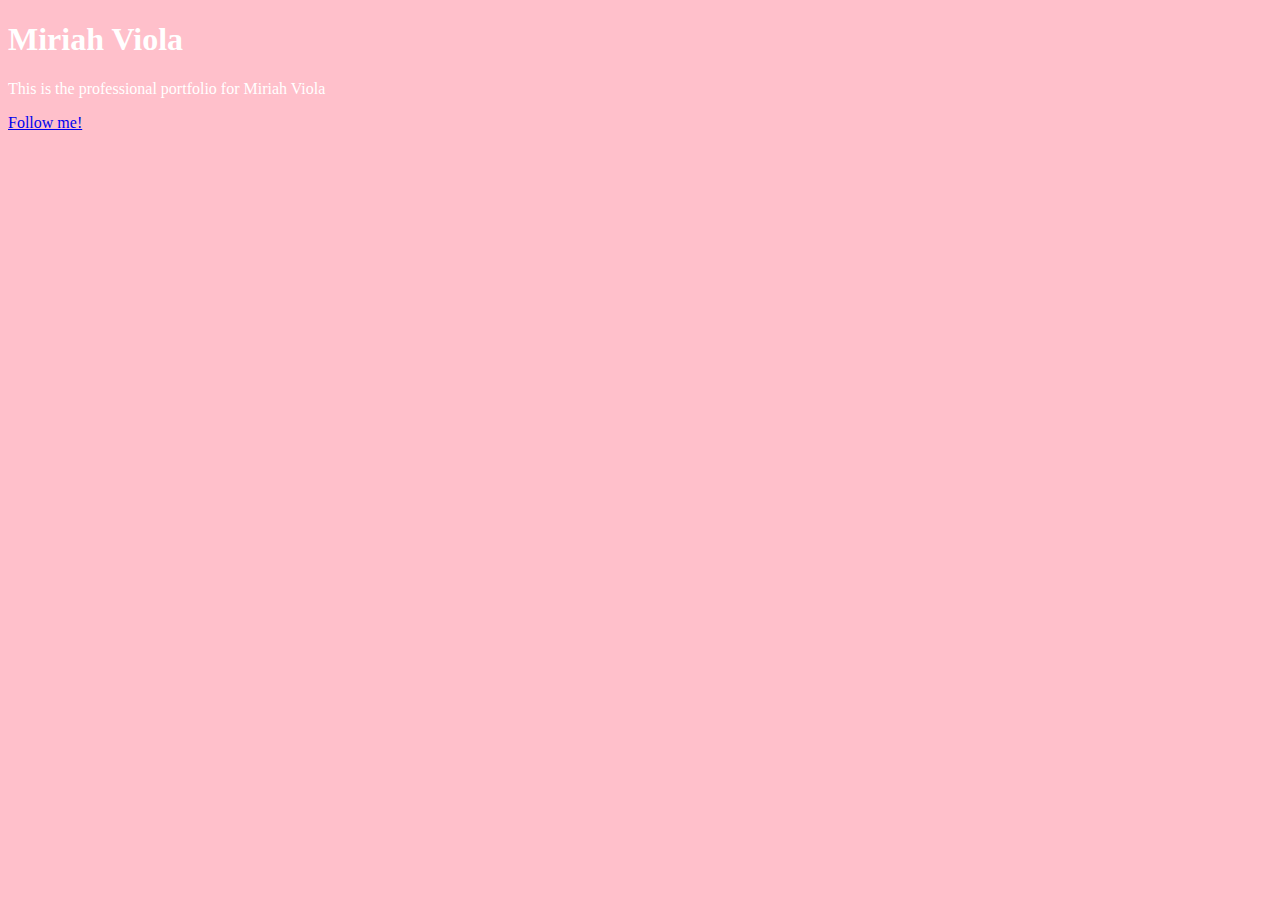
<file: unit_1/index.html>
<!DOCTYPE html>
<html>
<head>
	
	<title>MiriahViolaWebsite</title>
	<link rel="stylesheet" type="text/css" href="css/style.css">

</head>
		
<body>

	<h1>Miriah Viola</h1>
	<p>This is the professional portfolio for Miriah Viola</p>
	<p><a href="https://www.instagram.com/miriahv/">Follow me!</a></p>

</body>

</html>
</file>
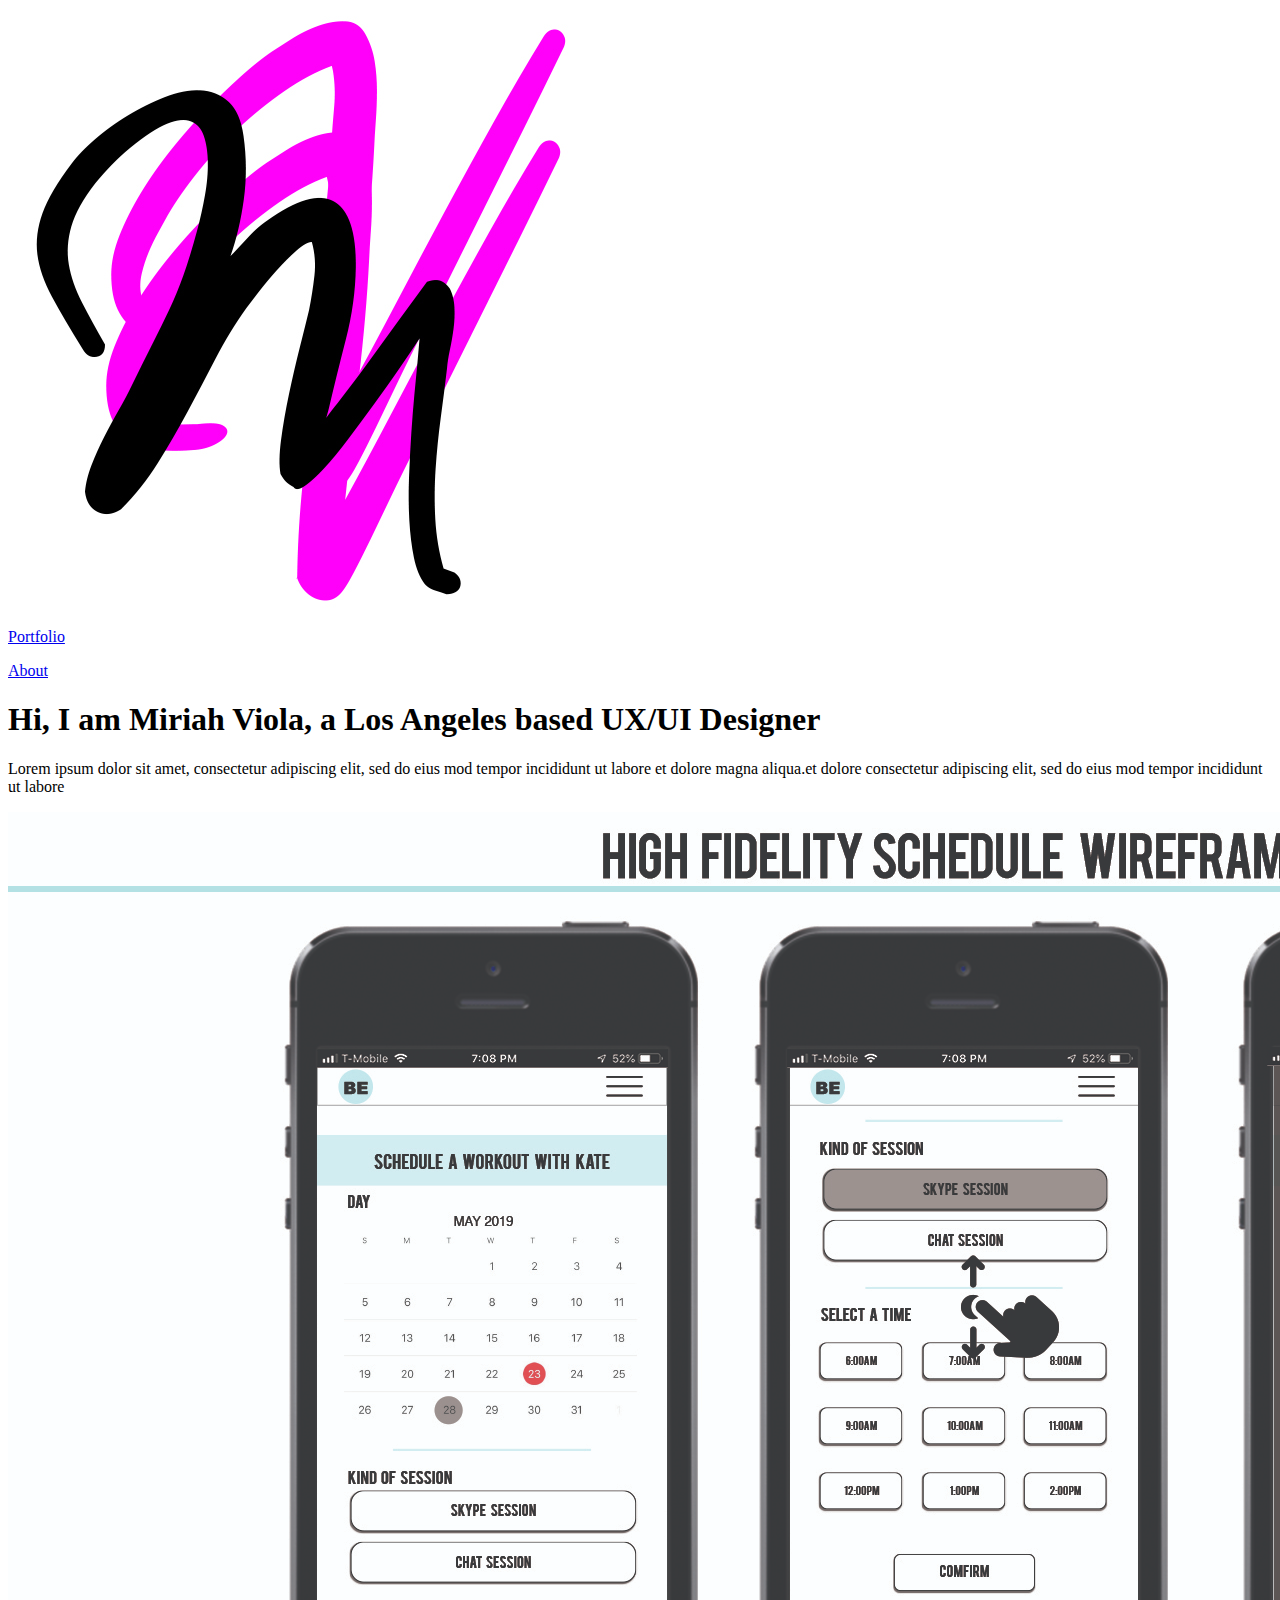
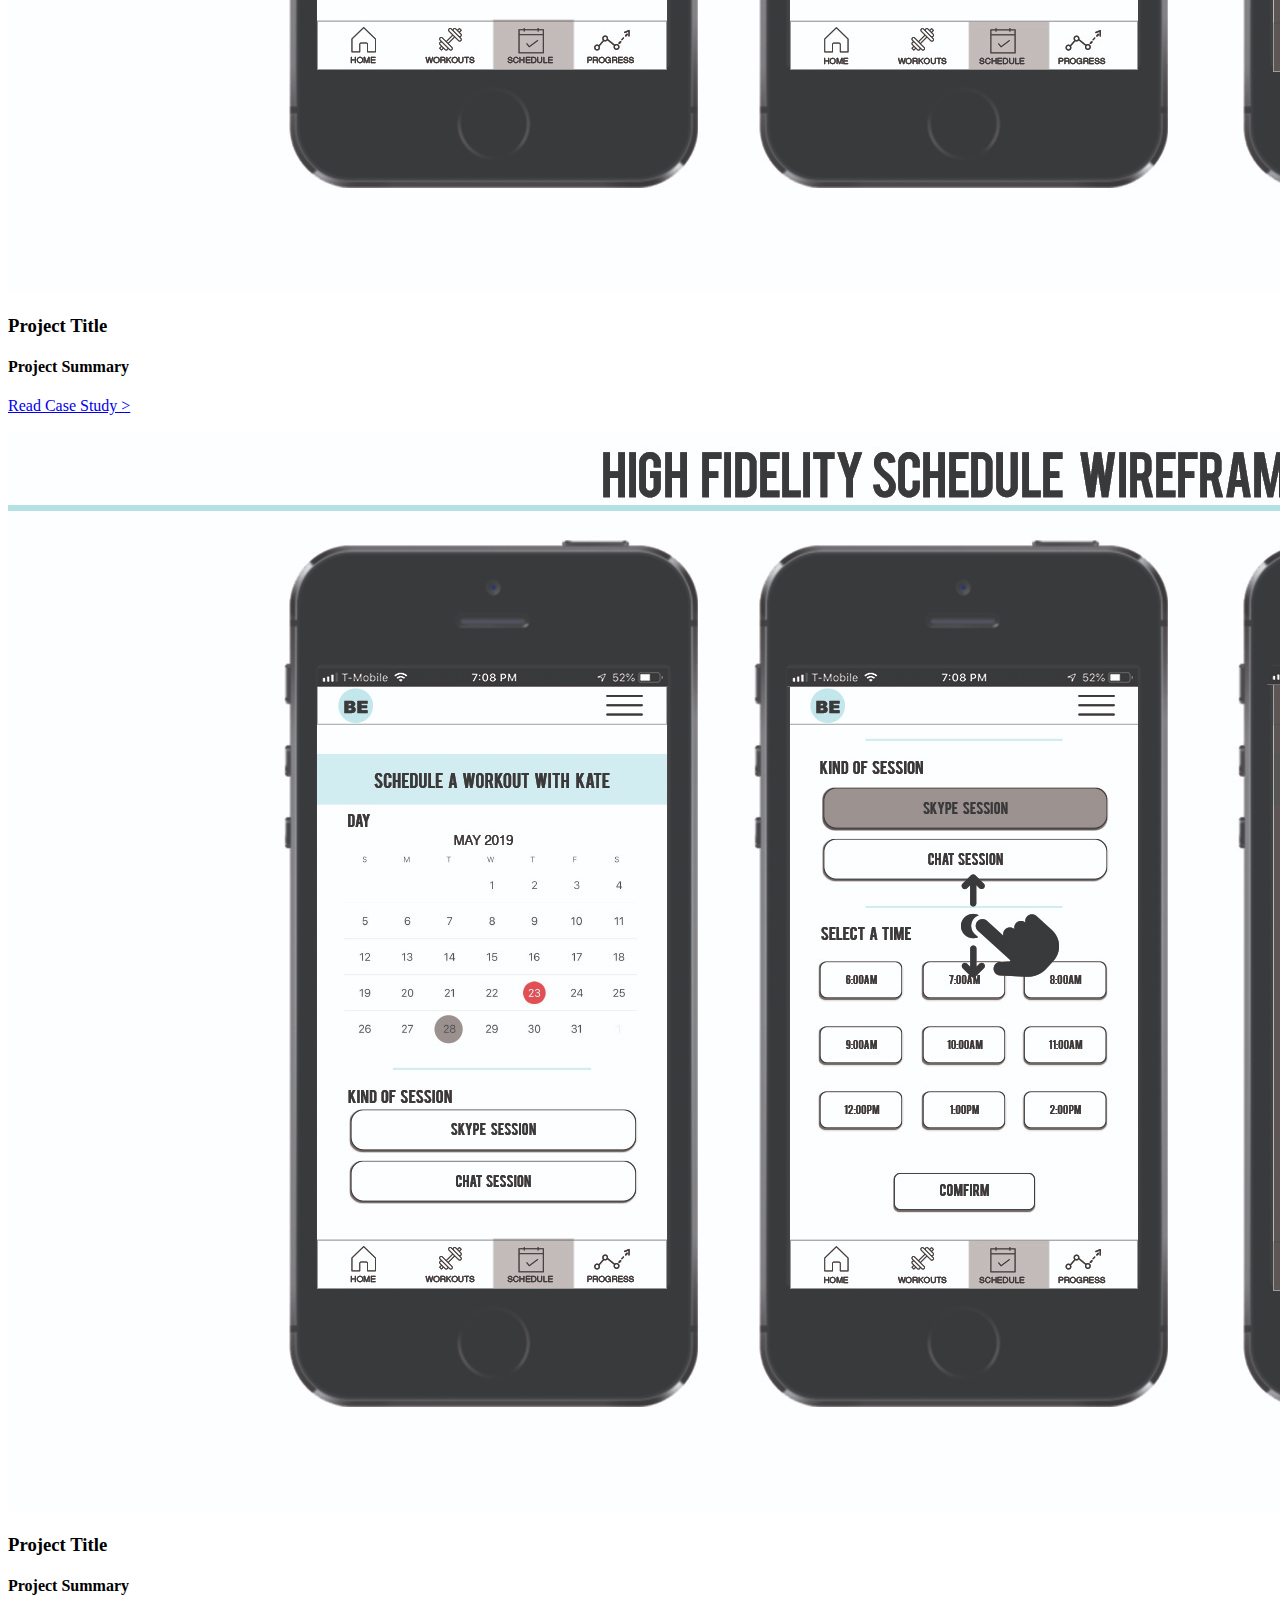
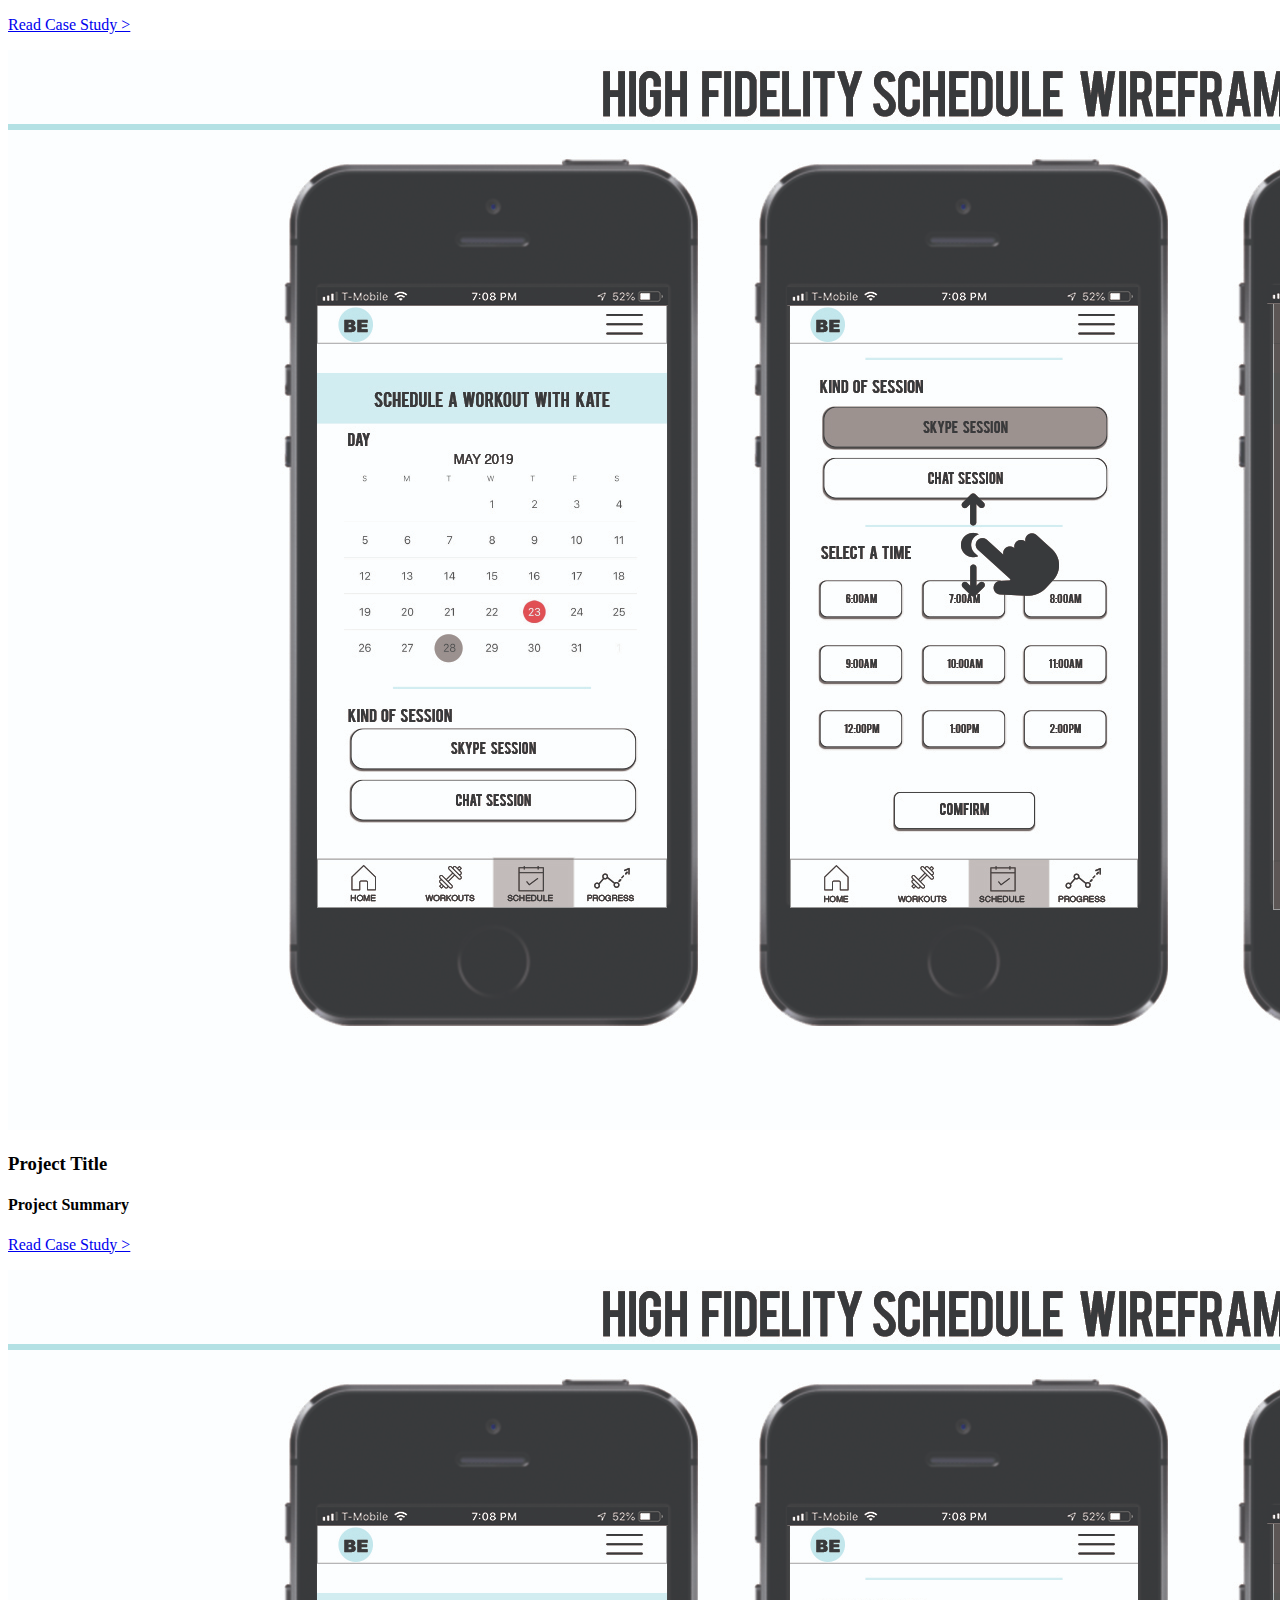
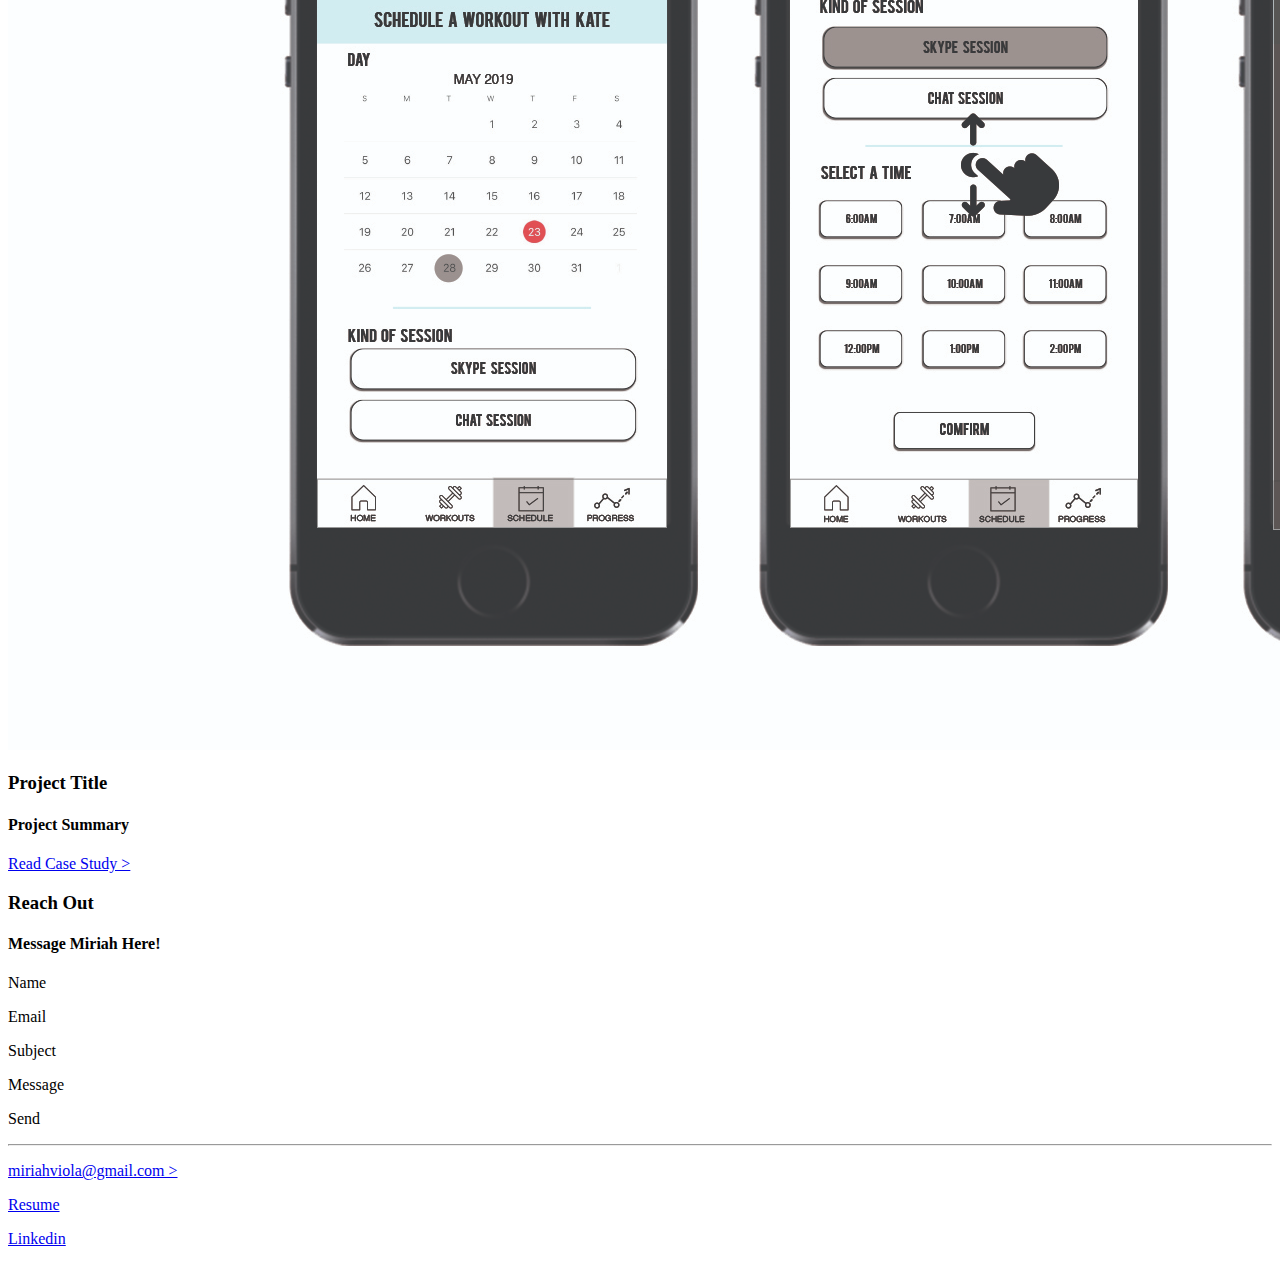
<file: unit_3/index.html>
<!DOCTYPE html>
<html>
<head>
	<title></title>
</head>
<body>
	<img src="images/mvv_logo.jpg">

	<p><a href="https://www.miriahviola.com/">Portfolio</a></p>
	<p><a href="https://www.instagram.com/miriahv/">About</a></p>

	<h1>Hi, I am Miriah Viola, a Los Angeles based UX/UI Designer</h1>
	<p>Lorem ipsum dolor sit amet, consectetur adipiscing elit, sed do eius mod tempor incididunt ut labore et dolore magna aliqua.et dolore consectetur adipiscing elit, sed do eius mod tempor incididunt ut labore</p>

	<img src="images/HifiWires.jpg">
	<h3>Project Title</h3>
	<h4>Project Summary</h4>
	<p><a href="https://www.miriahviola.com/">Read Case Study ></a></p>

	<img src="images/HifiWires.jpg">
	<h3>Project Title</h3>
	<h4>Project Summary</h4>
	<p><a href="https://www.miriahviola.com/">Read Case Study ></a></p>

	<img src="images/HifiWires.jpg">
	<h3>Project Title</h3>
	<h4>Project Summary</h4>
	<p><a href="https://www.miriahviola.com/">Read Case Study ></a></p>

	<img src="images/HifiWires.jpg">
	<h3>Project Title</h3>
	<h4>Project Summary</h4>
	<p><a href="https://www.miriahviola.com/">Read Case Study ></a></p>

	<h3>Reach Out</h3>
	<h4>Message Miriah Here!</h4>
	<p>Name</p>
	<p>Email</p>
	<p>Subject</p>
	<p>Message</p>
	<p>Send</p>

	<hr>

	<p><a href="https://www.miriahviola.com/">miriahviola@gmail.com ></a></p>
	<p><a href="https://www.miriahviola.com/">Resume</a></p>
	<p><a href="https://www.linkedin.com/feed/">Linkedin </a></p>



</body>
</html>
</file>
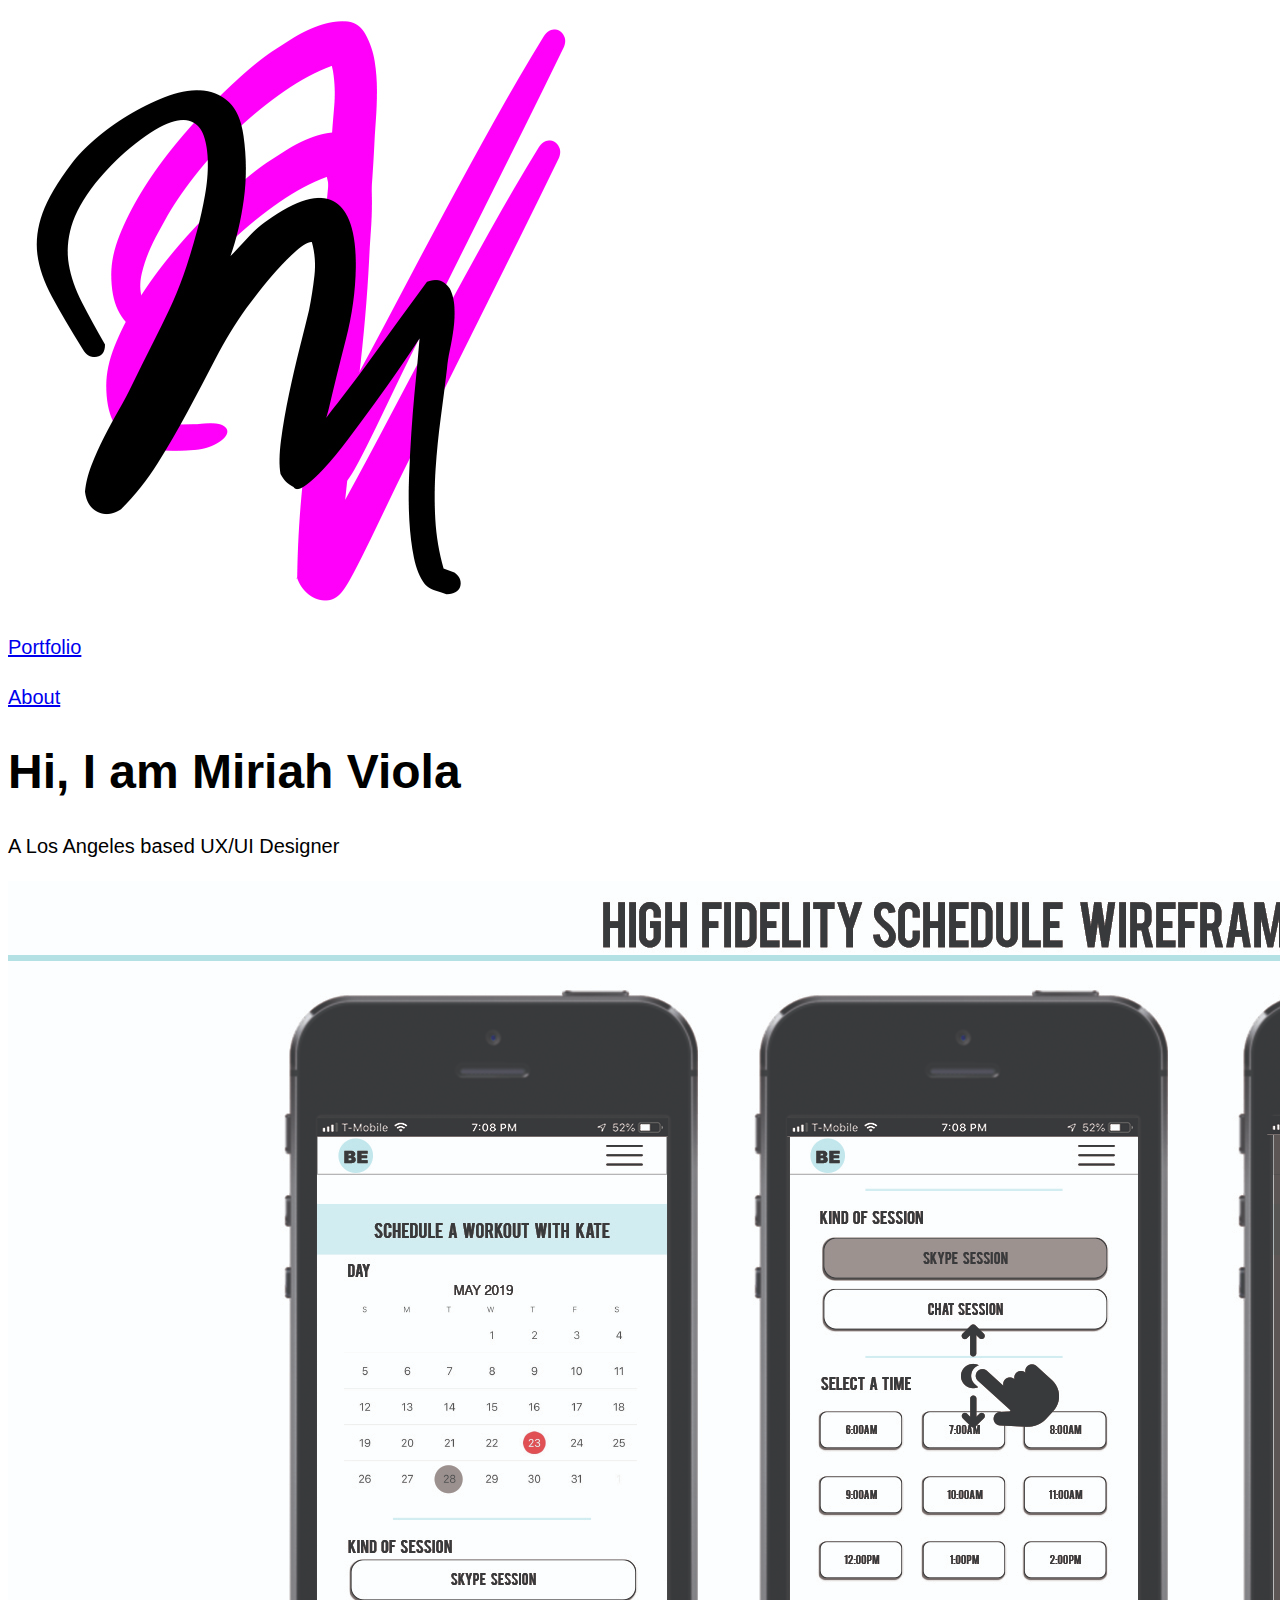
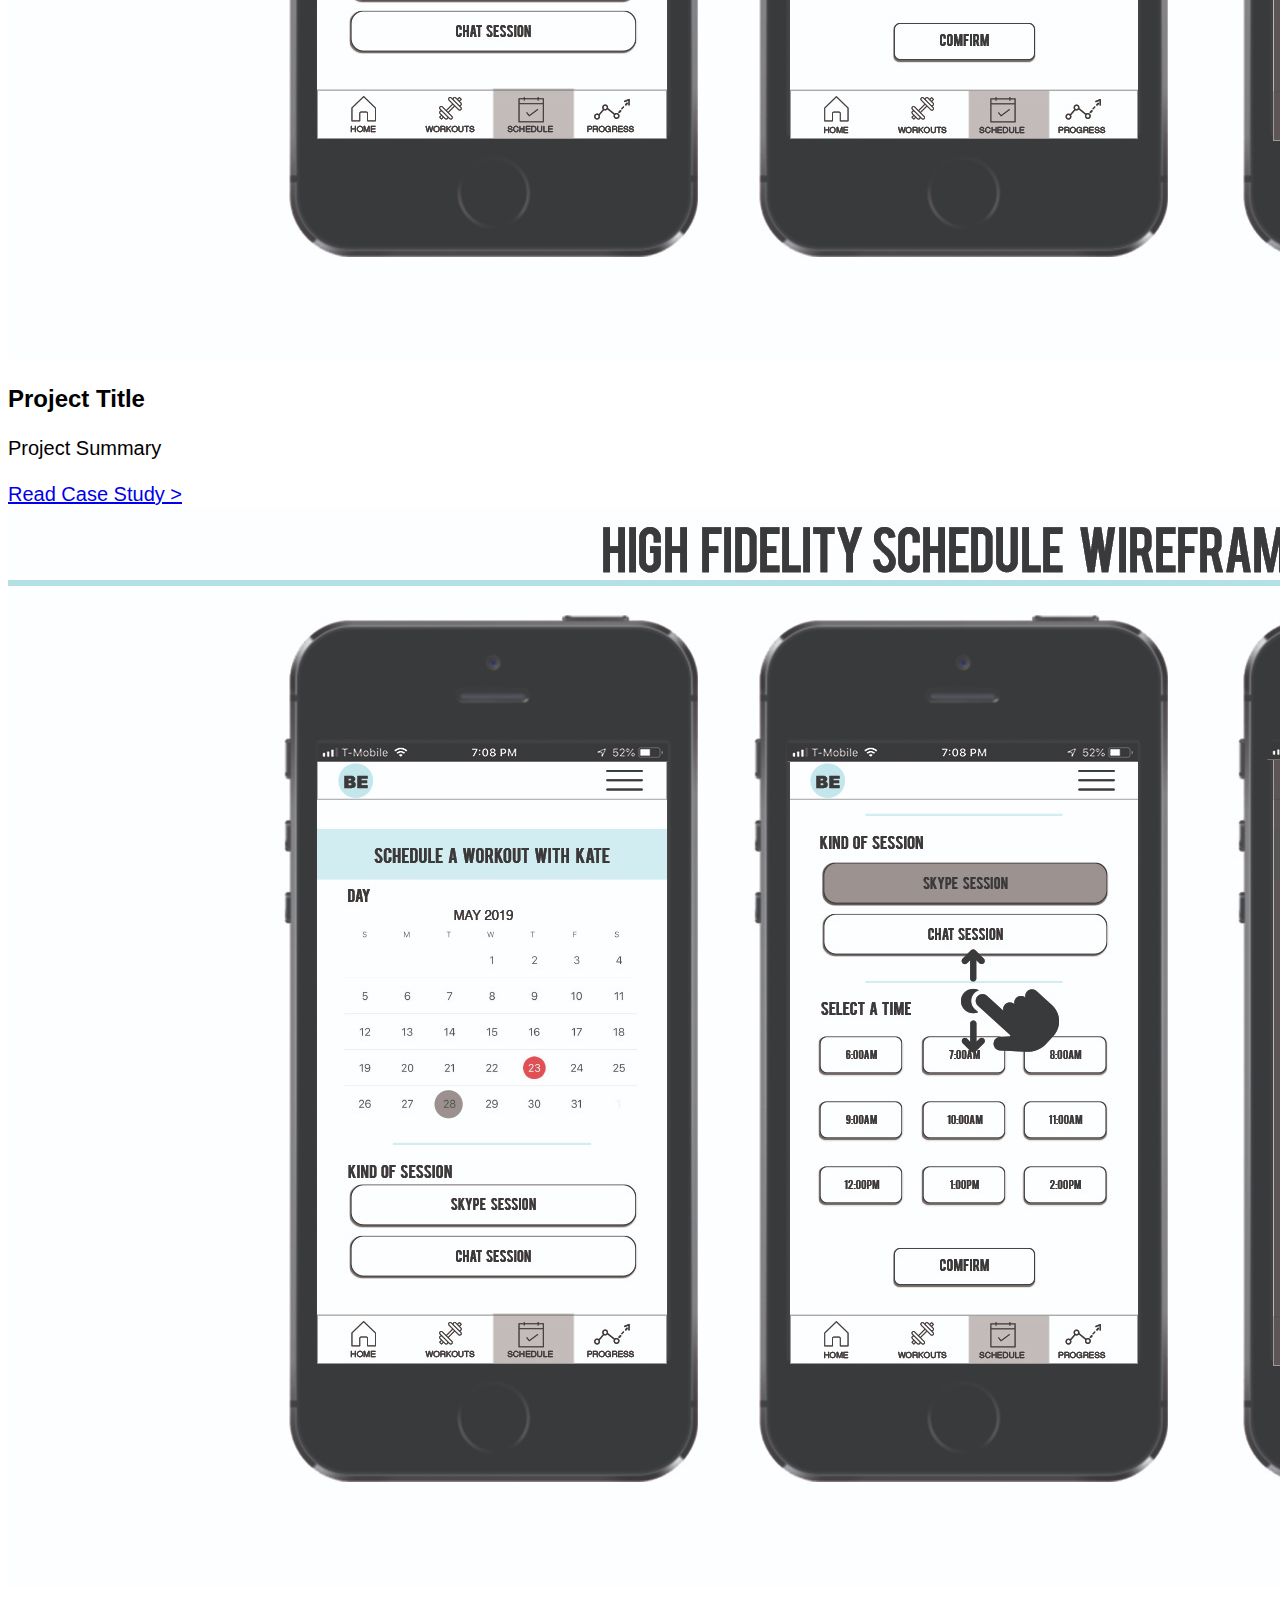
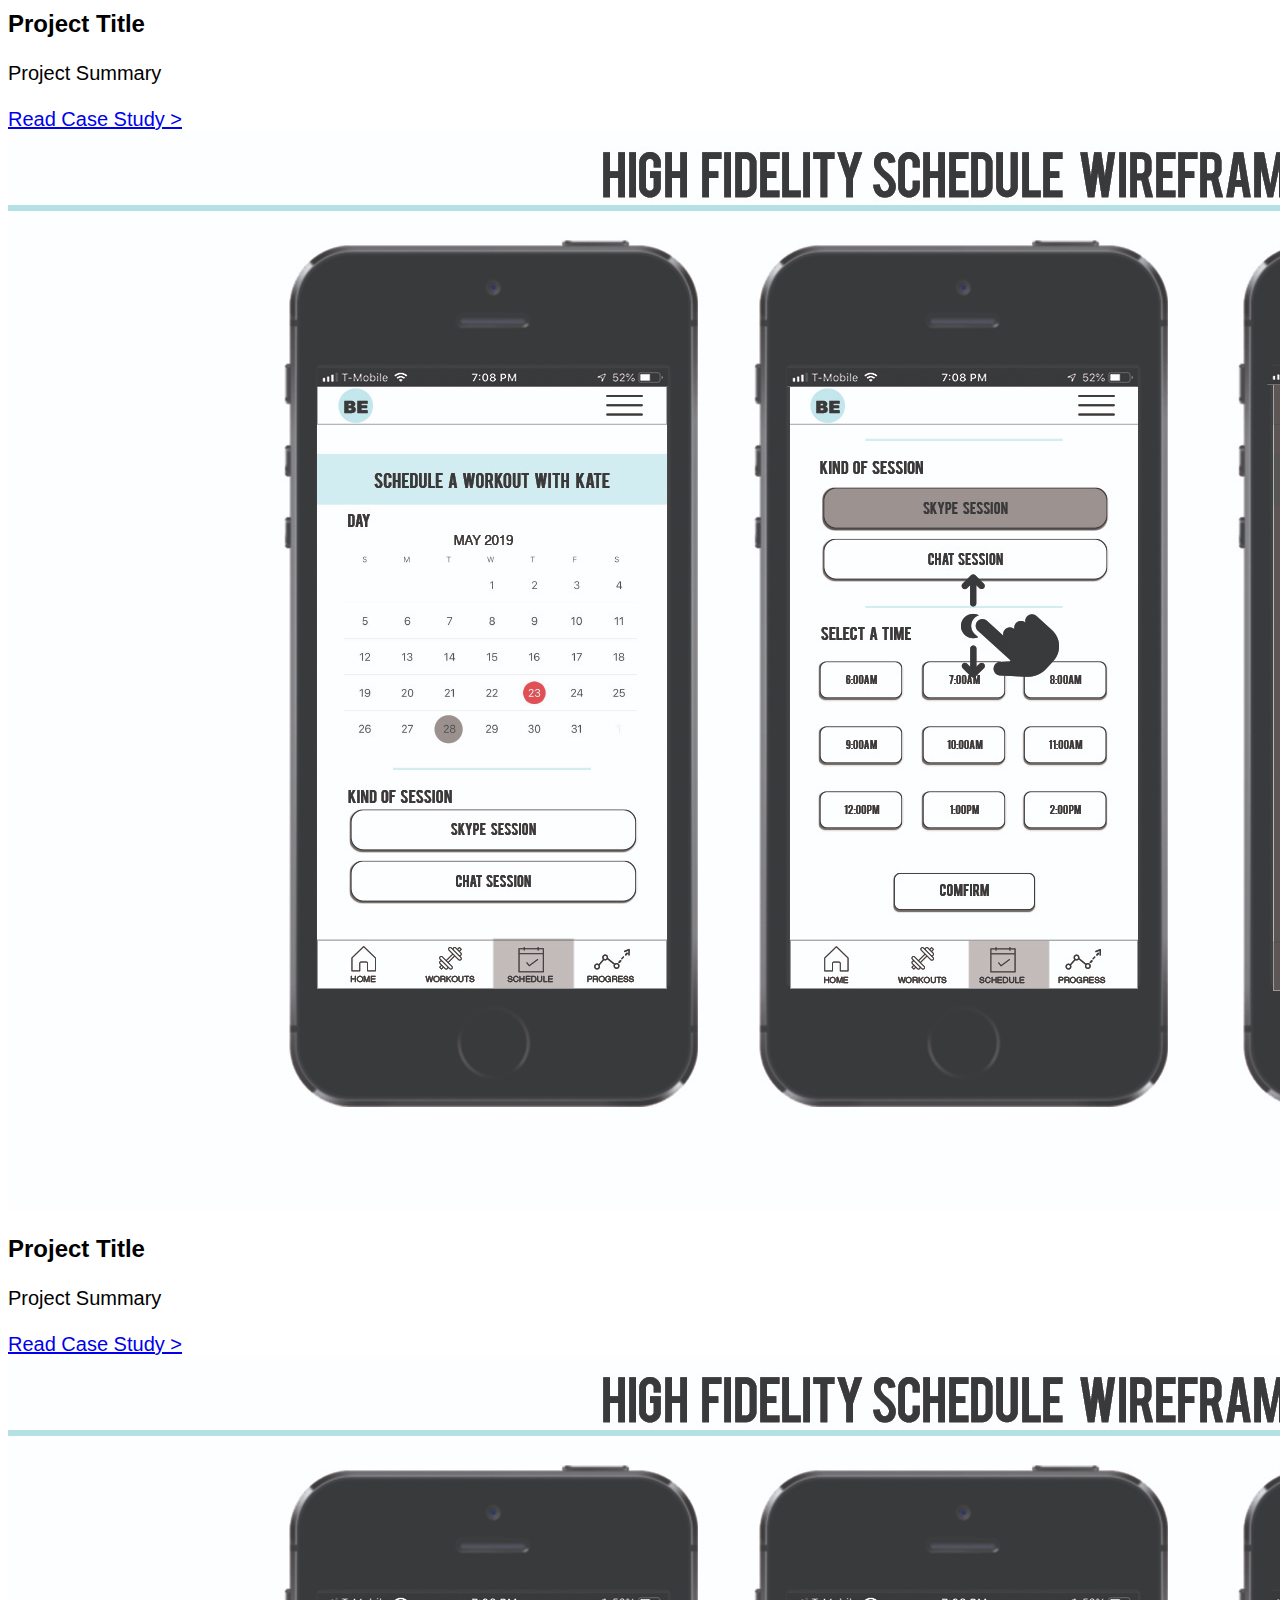
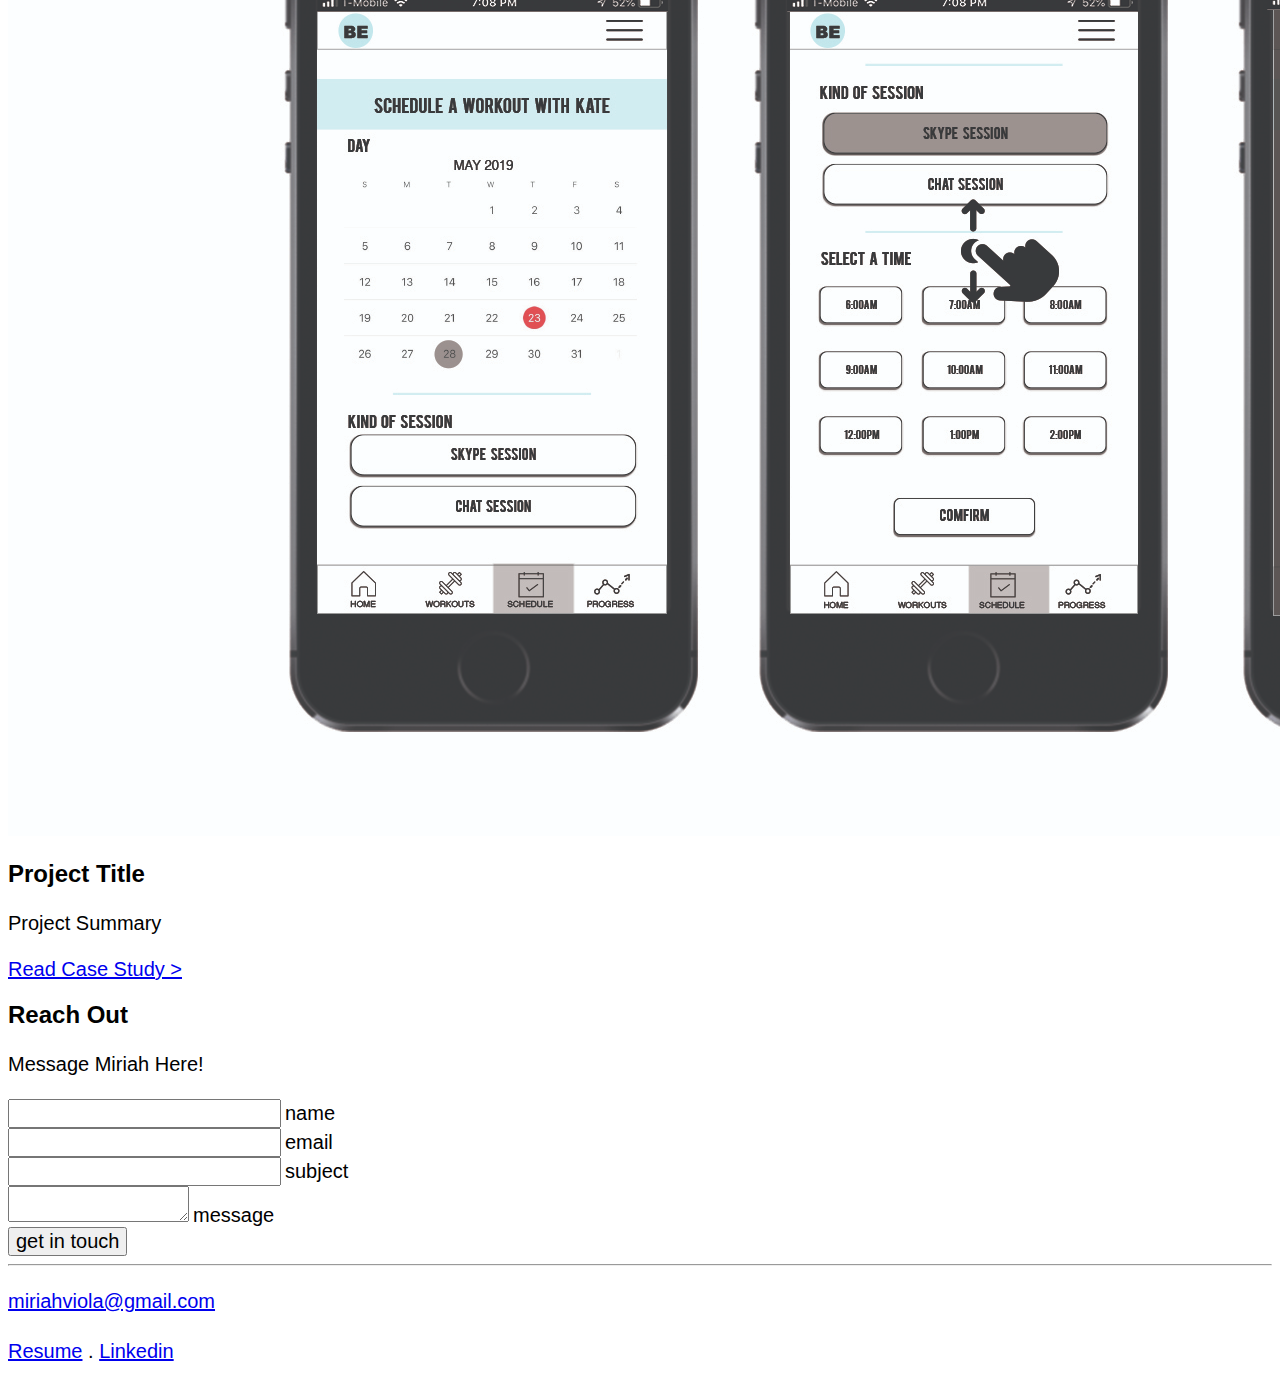
<file: unit_4/index.html>
<!DOCTYPE html>
<html>
<head>
	<title>Miriah Viola Portfolio</title>
	<link rel="stylesheet" type="text/css" href="css/style.css">
</head>
<body>
	<nav>
		<img src="images/mvv_logo.jpg"
		alt="MVV logo" 
		title="MVV logo">

		<p><a href="https://www.miriahviola.com/">Portfolio</a></p>
		<p><a href="https://www.instagram.com/miriahv/">About</a></p>
	</nav>

	<header>
		<h1>Hi, I am Miriah Viola </h1>
		<p>A Los Angeles based UX/UI Designer</p>
	</header>

	<section>
		<article>
			<img src="images/HifiWires.jpg"
			alt="Be Active Project" 
			title="Be Active">
			<h2>Project Title</h2>
			<p class="p2">Project Summary</p>
			<a href="https://www.miriahviola.com/">Read Case Study &gt</a>
		</article>

		<article>
			<img src="images/HifiWires.jpg"
			alt="Be Active Project" 
			title="Be Active">
			<h2>Project Title</h2>
			<p class="p2">Project Summary</p>
			<a href="https://www.miriahviola.com/">Read Case Study &gt</a>
		</article>

		<article>
			<img src="images/HifiWires.jpg"
			alt="Be Active Project" 
			title="Be Active">
			<h2>Project Title</h2>
			<p class="p2">Project Summary</p>
			<a href="https://www.miriahviola.com/">Read Case Study &gt</a>
		</article>

		<article>
			<img src="images/HifiWires.jpg"
			alt="Be Active Project" 
			title="Be Active">
			<h2>Project Title</h2>
			<p class="p2">Project Summary</p>
			<a href="https://www.miriahviola.com/">Read Case Study &gt</a>
		</article>
	</section>

	<section>
		<h2>Reach Out</h2>
		<p class="p2">Message Miriah Here!</p>

		<form>
			<div>
				<input type="text" name="fname" required>
				<label for="fname">name</label>
			</div>
			<div>
				<input type="text" name="femail" required>
				<label for="femail">email</label>
			</div>
			<div>
				<input type="text" name="fsubject" required>
				<label for="fsubject">subject</label>
			</div>
			<div>
				<textarea id="fmessage"></textarea>
				<label for="fmessage">message</label>
			</div>
			<div>
			<input type="submit" value="get in touch">
			</div>
		</form>
	</section>

	<hr>

	<footer>
		<p><a href="mailto:miriahviola@gmail.com">miriahviola@gmail.com</a></p>
		<p><a href="https://www.miriahviola.com/">Resume</a> . <a href="https://www.linkedin.com/feed/">Linkedin </a></p>
	</footer>


</body>
</html>
</file>
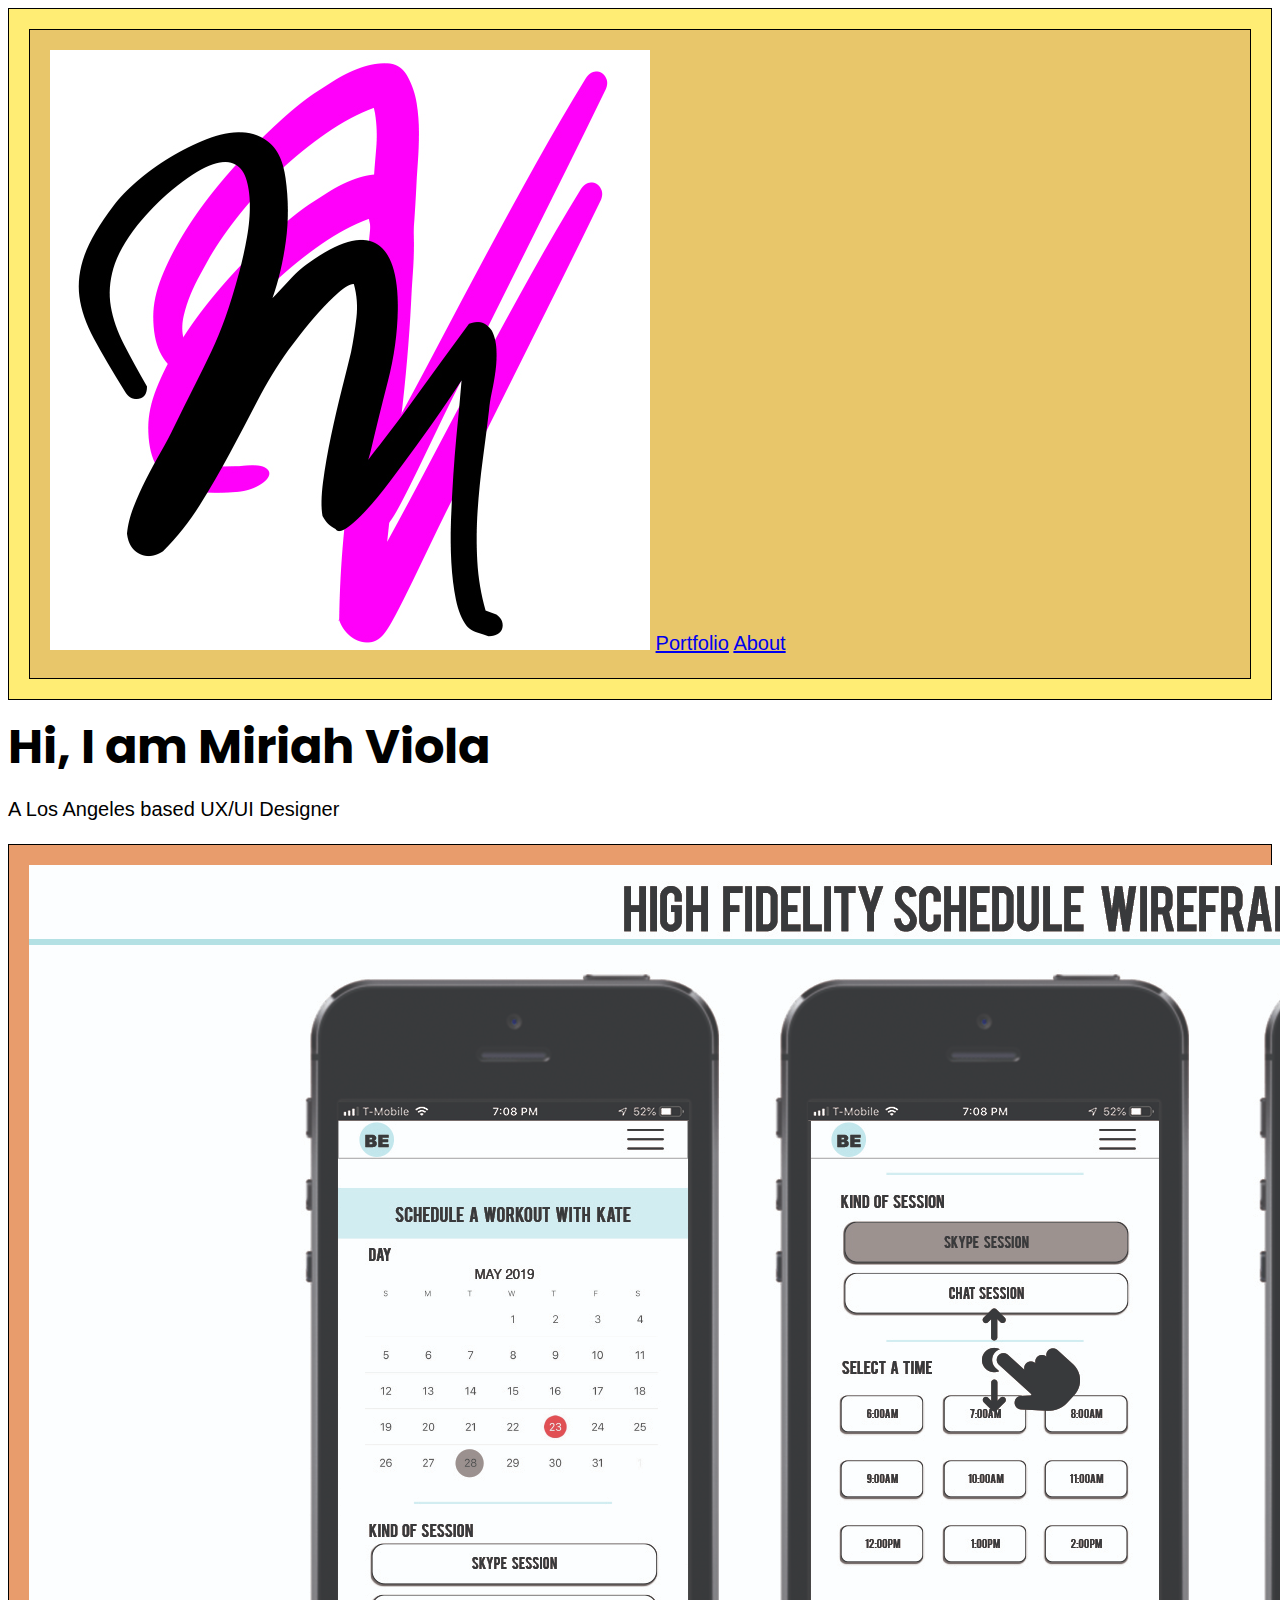
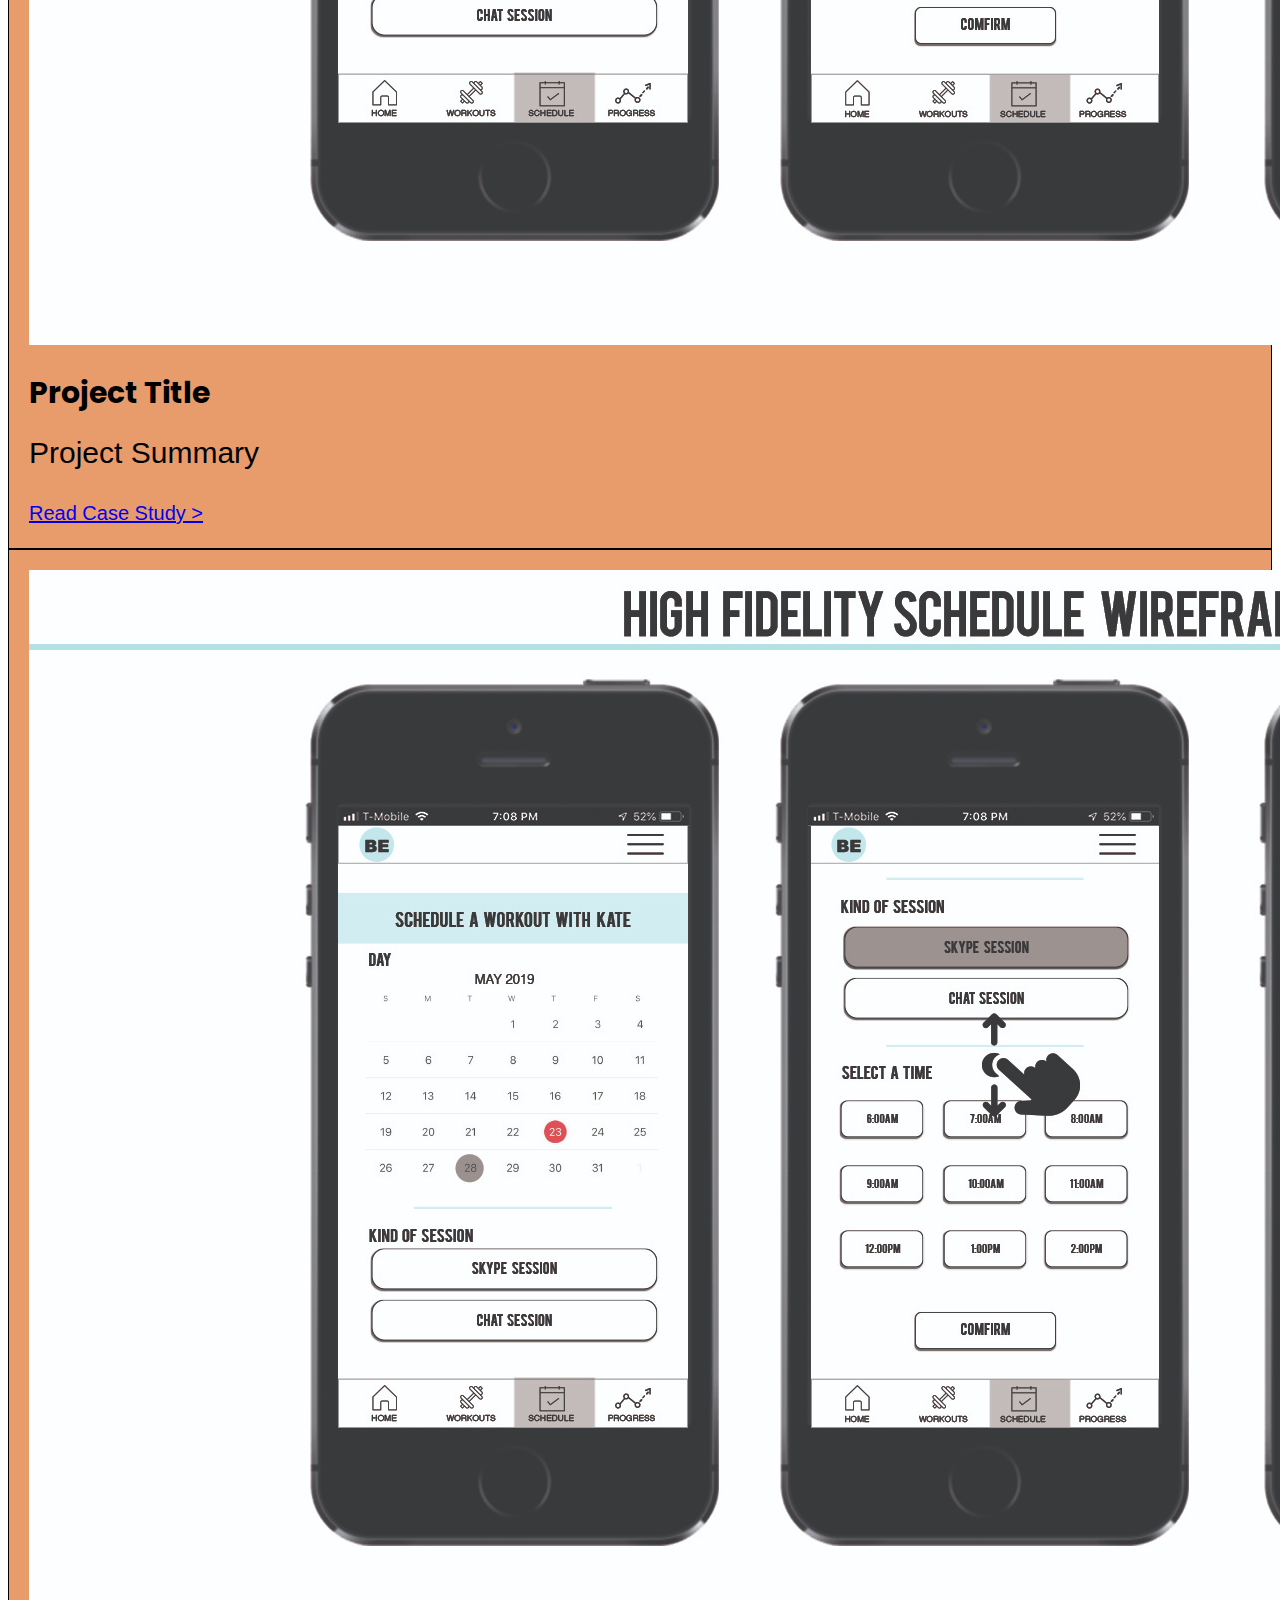
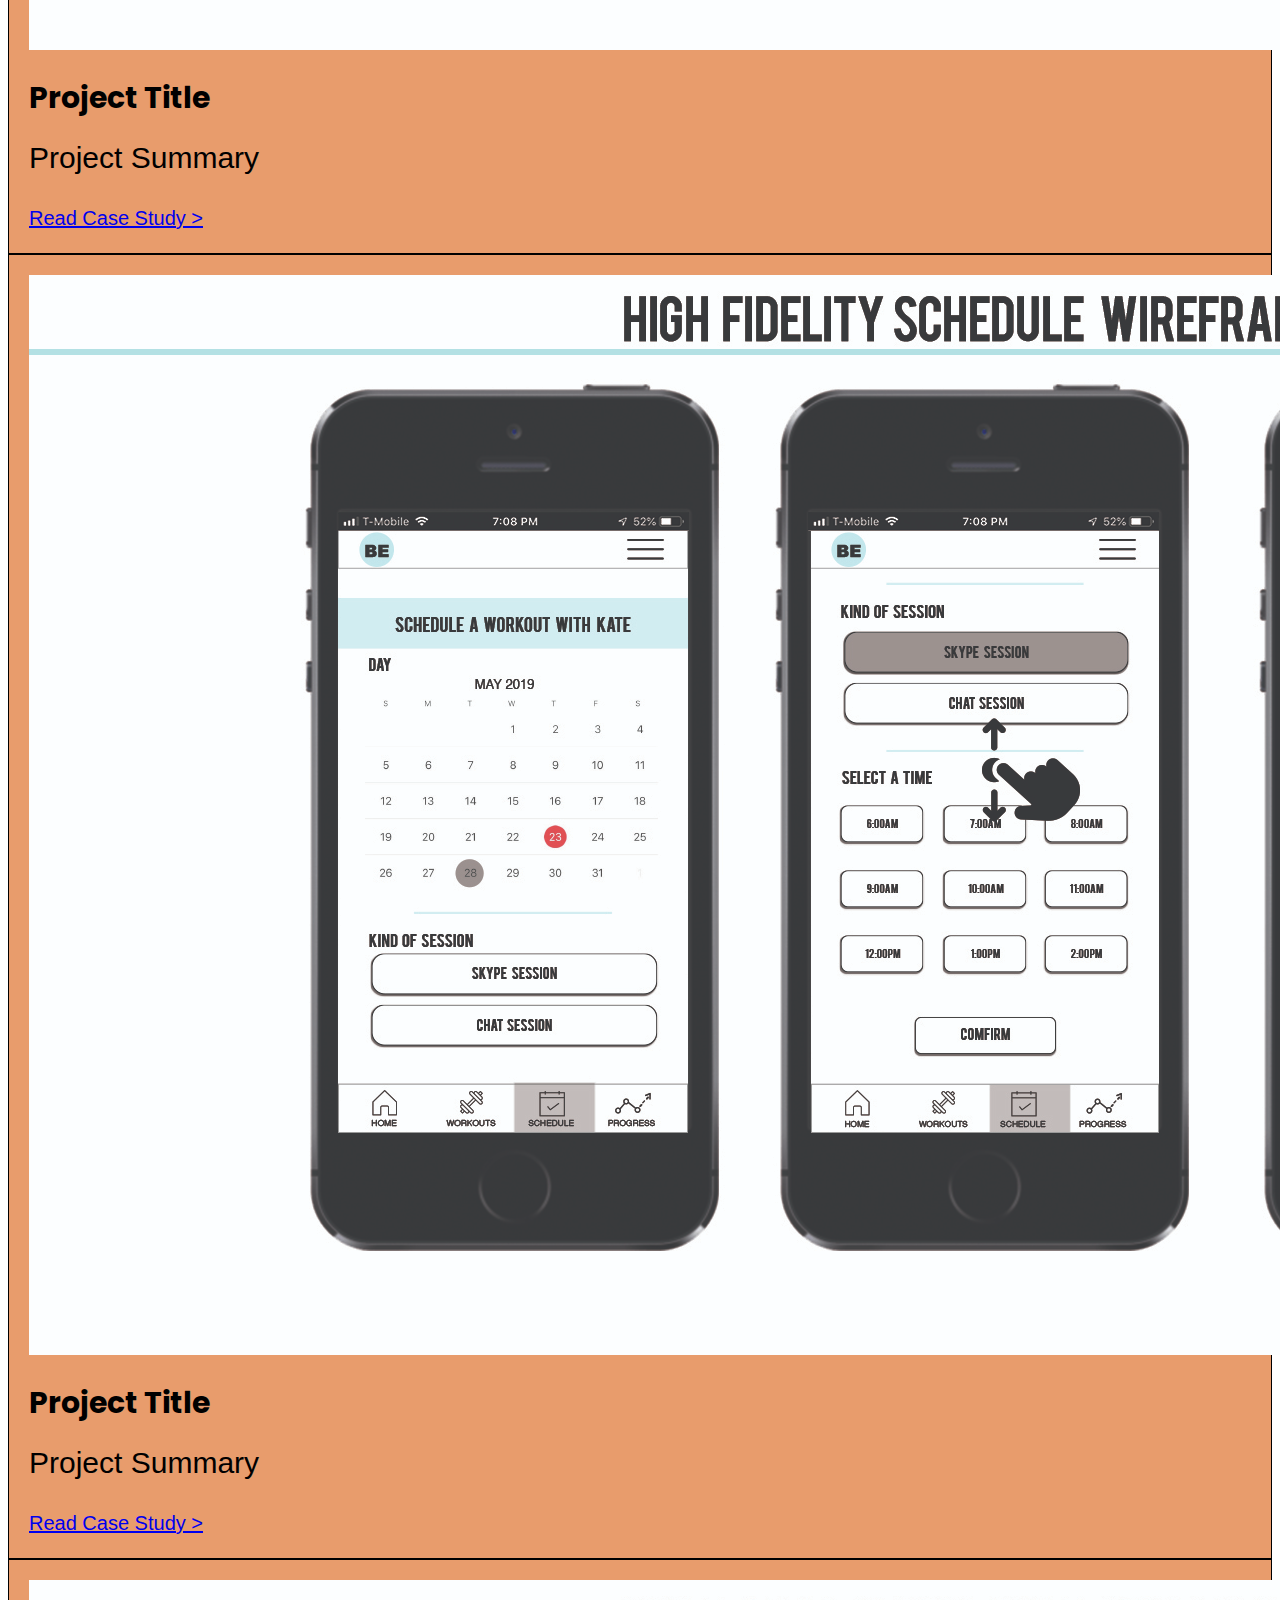
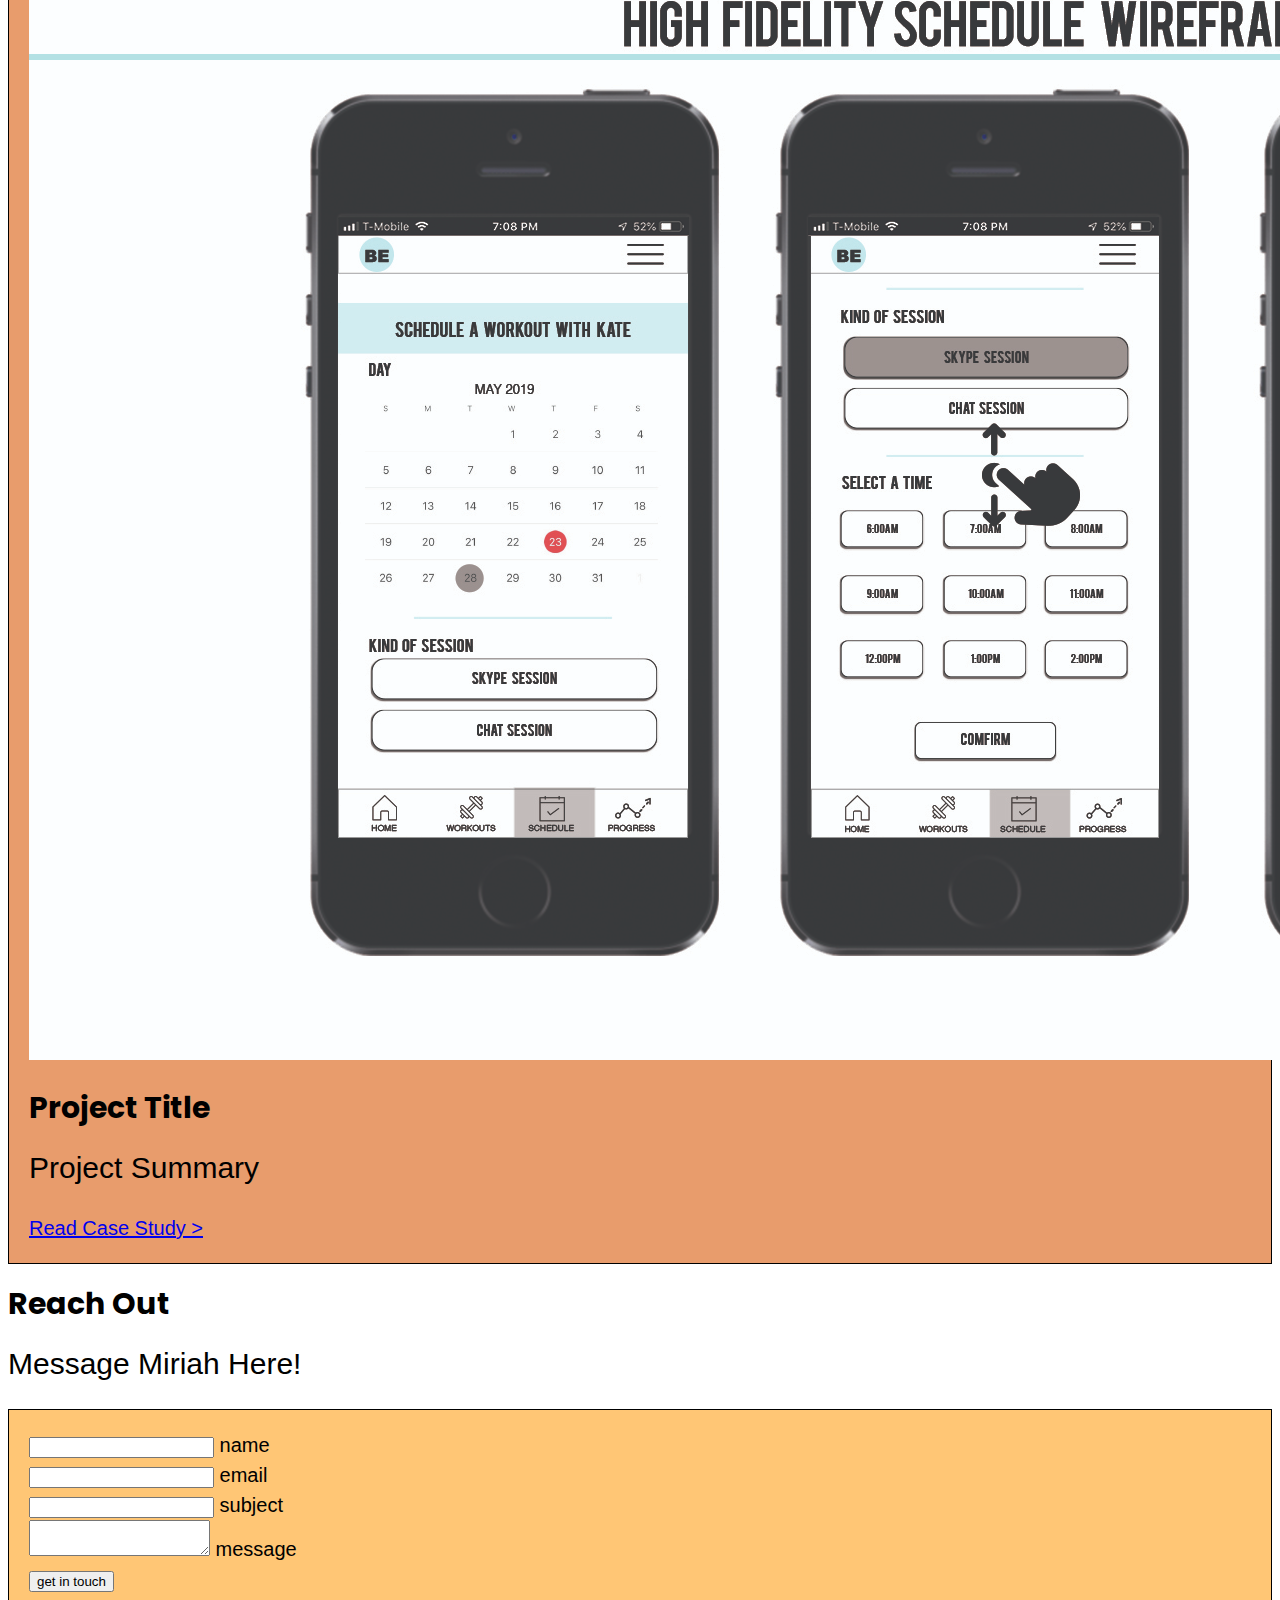
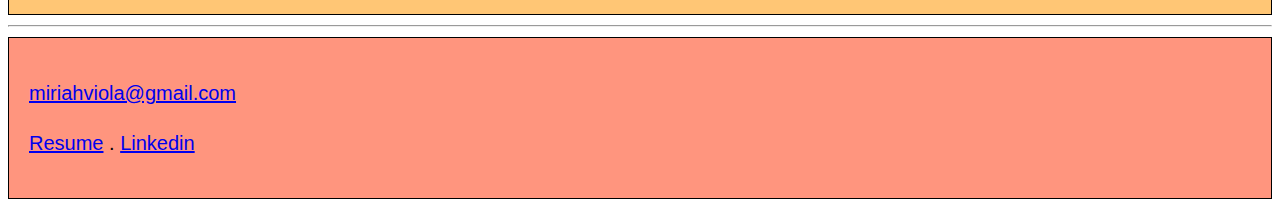
<file: unit_5/index.html>
<!DOCTYPE html>
<html>
<head>
	<title>Miriah Viola Portfolio</title>
	<link rel="stylesheet" type="text/css" href="css/style.css">
</head>
<body>
	<header>
		<nav>
			<img src="images/mvv_logo.jpg"
			alt="MVV logo" 
			title="MVV logo">

			<a href="https://www.miriahviola.com/">Portfolio</a>
			<a href="https://www.instagram.com/miriahv/">About</a>
		</nav>
	</header>

	<section>
		<h1>Hi, I am Miriah Viola </h1>
		<p>A Los Angeles based UX/UI Designer</p>
	</section>

	<section>
		<article>
			<img src="images/HifiWires.jpg"
			alt="Be Active Project" 
			title="Be Active">
			<h2>Project Title</h2>
			<p class="p2">Project Summary</p>
			<a href="https://www.miriahviola.com/">Read Case Study &gt</a>
		</article>

		<article>
			<img src="images/HifiWires.jpg"
			alt="Be Active Project" 
			title="Be Active">
			<h2>Project Title</h2>
			<p class="p2">Project Summary</p>
			<a href="https://www.miriahviola.com/">Read Case Study &gt</a>
		</article>

		<article>
			<img src="images/HifiWires.jpg"
			alt="Be Active Project" 
			title="Be Active">
			<h2>Project Title</h2>
			<p class="p2">Project Summary</p>
			<a href="https://www.miriahviola.com/">Read Case Study &gt</a>
		</article>

		<article>
			<img src="images/HifiWires.jpg"
			alt="Be Active Project" 
			title="Be Active">
			<h2>Project Title</h2>
			<p class="p2">Project Summary</p>
			<a href="https://www.miriahviola.com/">Read Case Study &gt</a>
		</article>
	</section>

	<section>
		<h2>Reach Out</h2>
		<p class="p2">Message Miriah Here!</p>

		<form>
			<div>
				<input type="text" name="fname" required>
				<label for="fname">name</label>
			</div>
			<div>
				<input type="text" name="femail" required>
				<label for="femail">email</label>
			</div>
			<div>
				<input type="text" name="fsubject" required>
				<label for="fsubject">subject</label>
			</div>
			<div>
				<textarea id="fmessage"></textarea>
				<label for="fmessage">message</label>
			</div>
			<div>
			<input type="submit" value="get in touch">
			</div>
		</form>
	</section>

	<hr>

	<footer>
		<p><a href="mailto:miriahviola@gmail.com">miriahviola@gmail.com</a></p>
		<p><a href="https://www.miriahviola.com/">Resume</a> . <a href="https://www.linkedin.com/feed/">Linkedin </a></p>
	</footer>


</body>
</html>
</file>
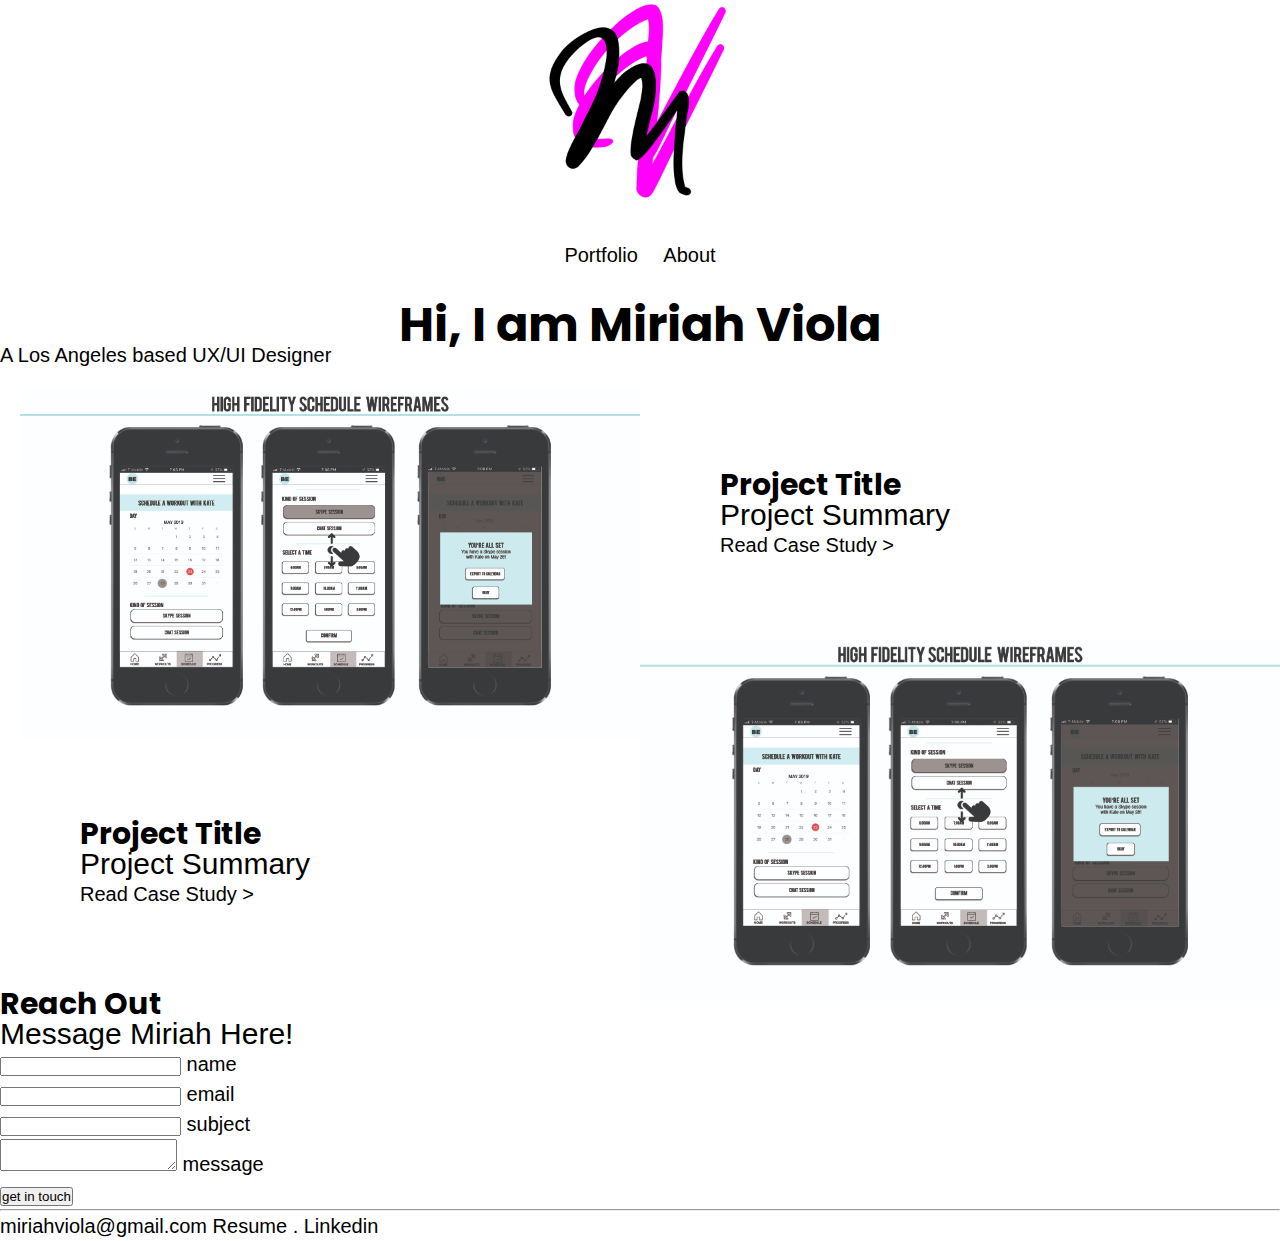
<file: unit_6/index.html>
<!DOCTYPE html>
<html>
<head>
	<title>Miriah Viola Portfolio</title>
	<link rel="stylesheet" type="text/css" href="css/style.css">
</head>
<body>
	<header>
			<img src="images/mvv_logo.jpg"
			alt="MVV logo" 
			title="MVV logo">
	<nav>
			<a href="https://www.miriahviola.com/">Portfolio</a>
			<a href="https://www.instagram.com/miriahv/">About</a>
	</nav>
	</header>
	

	<section id="page-title">
		<h1>Hi, I am Miriah Viola </h1>
		<p>A Los Angeles based UX/UI Designer</p>
	</section>

	<section>
		<article class="project-1" class="clearfix">
				<img src="images/HifiWires.jpg"
				alt="Be Active Project" 
				title="Be Active">
			<div>
				<h2>Project Title</h2>
				<p class="p2">Project Summary</p>
				<a href="https://www.miriahviola.com/">Read Case Study &gt</a>
			</div>
		</article>

			<article class="project-2" class="clearfix">
				<img src="images/HifiWires.jpg"
				alt="Be Active Project" 
				title="Be Active">
			<div>
				<h2>Project Title</h2>
				<p class="p2">Project Summary</p>
				<a href="https://www.miriahviola.com/">Read Case Study &gt</a>
			</div>
		</article>

	<section id="contact form">
		<h2>Reach Out</h2>
		<p class="p2">Message Miriah Here!</p>

		<form>
			<div>
				<input type="text" id="fname" required>
				<label for="fname">name</label>
			</div>
			<div>
				<input type="text" id="femail" required>
				<label for="femail">email</label>
			</div>
			<div>
				<input type="text" id="fsubject" required>
				<label for="fsubject">subject</label>
			</div>
			<div>
				<textarea id="fmessage"></textarea>
				<label for="fmessage">message</label>
			</div>
			<input type="submit" value="get in touch">
		</form>
	</section>

	<hr>

	<footer>
		<a href="mailto:miriahviola@gmail.com">miriahviola@gmail.com</a>
		<a href="https://www.miriahviola.com/">Resume</a> . <a href="https://www.linkedin.com/feed/">Linkedin </a>
	</footer>


</body>
</html>
</file>
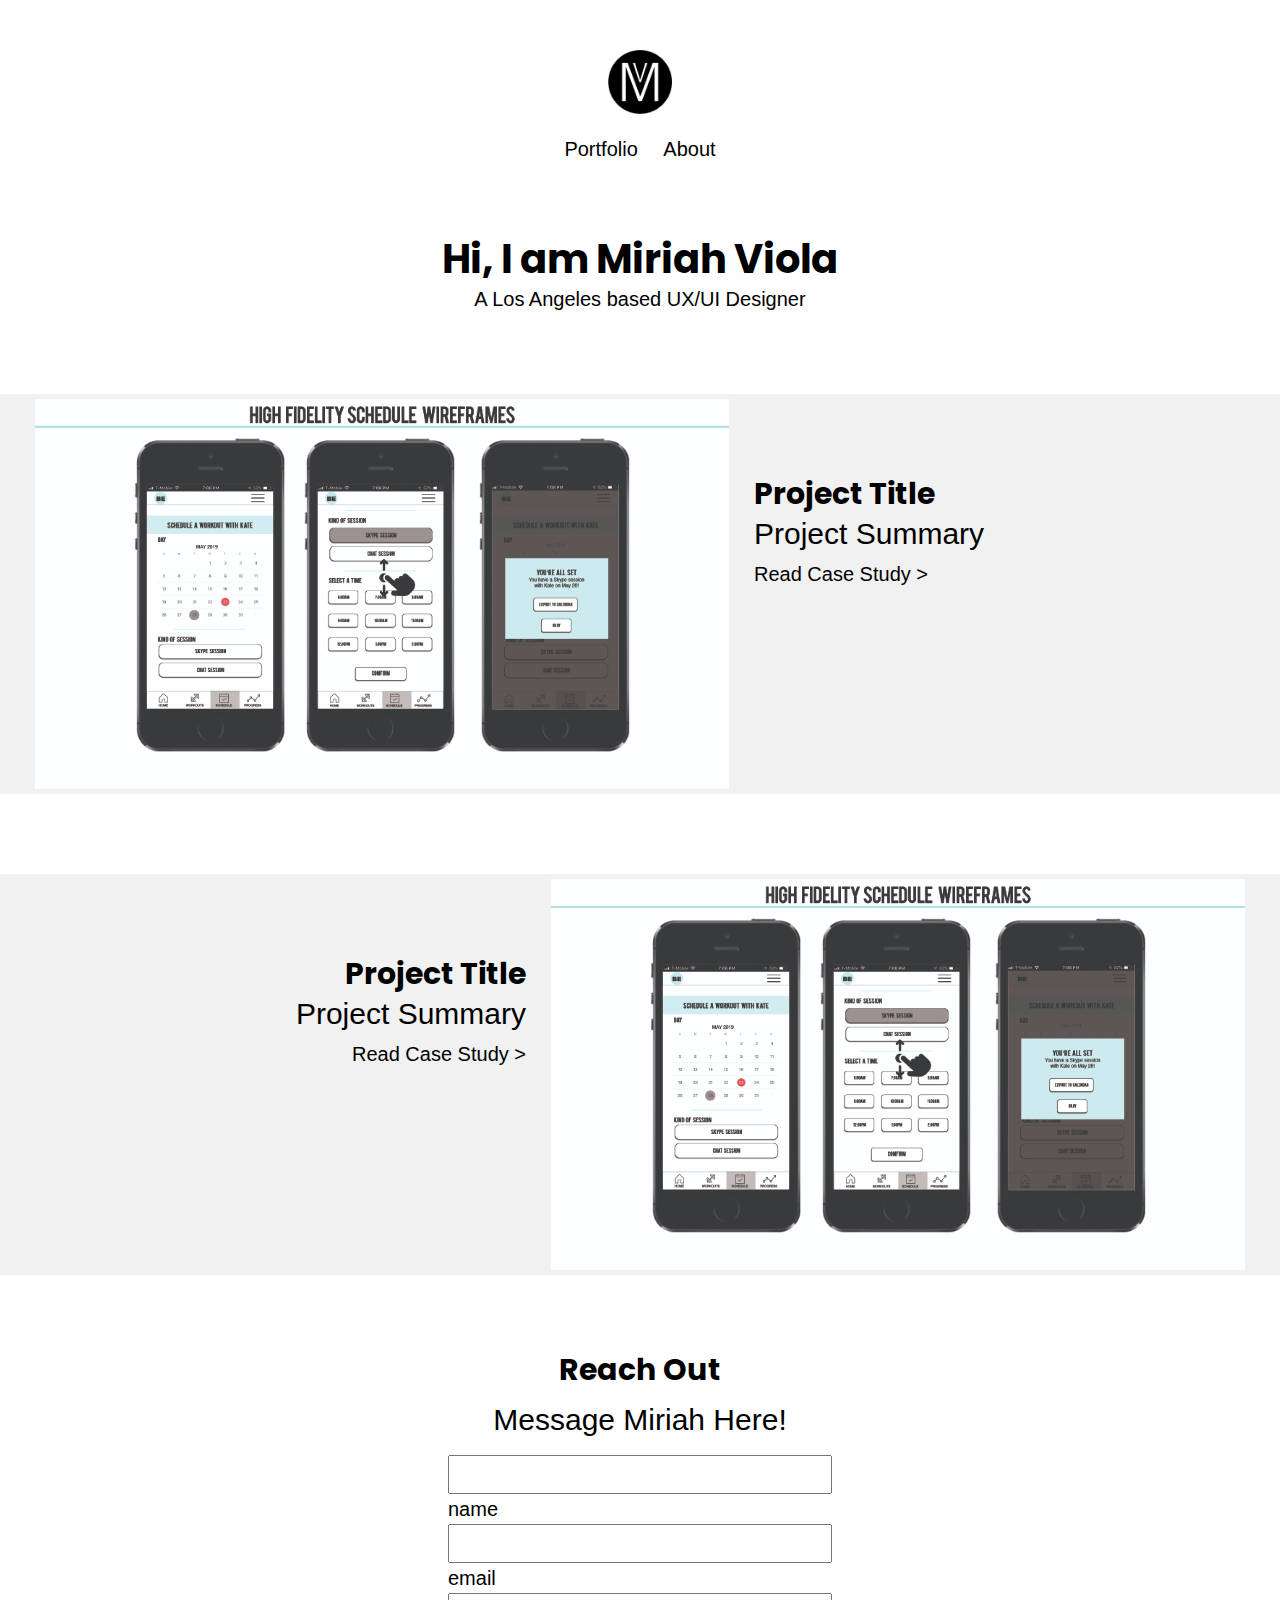
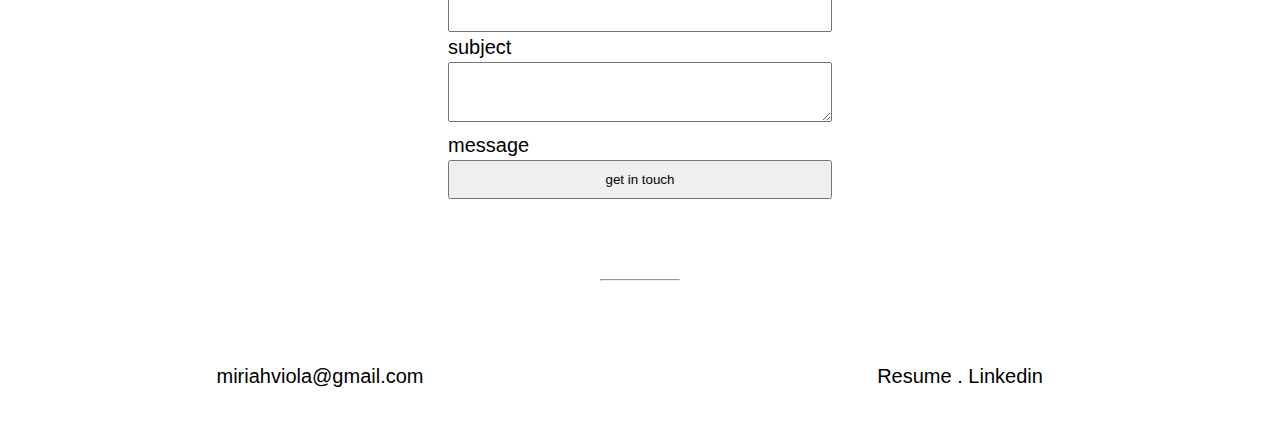
<file: unit_8/index.html>
<!DOCTYPE html>
<html>
<head>
	<title>Miriah Viola Portfolio</title>
	<link rel="stylesheet" type="text/css" href="css/style.css">
</head>
<body>
	<header>
			<img src="images/mvv_logo.jpg"
			alt="MVV logo" 
			title="MVV logo">
	<nav>
			<a href="https://www.miriahviola.com/">Portfolio</a>
			<a href="https://www.instagram.com/miriahv/">About</a>
	</nav>
	</header>
	

	<section id="page-title">
		<h1>Hi, I am Miriah Viola </h1>
		<p>A Los Angeles based UX/UI Designer</p>
	</section>

	<section>
		<article class="project-1 clearfix">
				<img src="images/HifiWires.jpg"
				alt="Be Active Project" 
				title="Be Active">
			<div class="project-text">
				<h2>Project Title</h2>
				<p class="p2">Project Summary</p>
				<a href="https://www.miriahviola.com/">Read Case Study &gt</a>
			</div>
		</article>

			<article class="project-2 clearfix">
				<img src="images/HifiWires.jpg"
				alt="Be Active Project" 
				title="Be Active">
			<div class="project-text2">
				<h2>Project Title</h2>
				<p class="p2">Project Summary</p>
				<a href="https://www.miriahviola.com/">Read Case Study &gt</a>
			</div>
		</article>

	<section id="contact-form">
		<h2>Reach Out</h2>
		<p class="p2">Message Miriah Here!</p>

		<form>
			<div>
				<input type="text" id="fname" required>
				<label for="fname">name</label>
			</div>
			<div>
				<input type="text" id="femail" required>
				<label for="femail">email</label>
			</div>
			<div>
				<input type="text" id="fsubject" required>
				<label for="fsubject">subject</label>
			</div>
			<div>
				<textarea id="fmessage"></textarea>
				<label for="fmessage">message</label>
			</div>
				<input type="submit" value="get in touch">
		</form>
	</section>

	<hr>

	<footer>
		<div class="left-footer">
			<a href="mailto:miriahviola@gmail.com">miriahviola@gmail.com</a>
		</div>
		<div class="right-footer">
			<a href="https://www.miriahviola.com/">Resume  .</a>
			<a href="https://www.linkedin.com/feed/">Linkedin </a>
		</div>
	</footer>


</body>
</html>
</file>
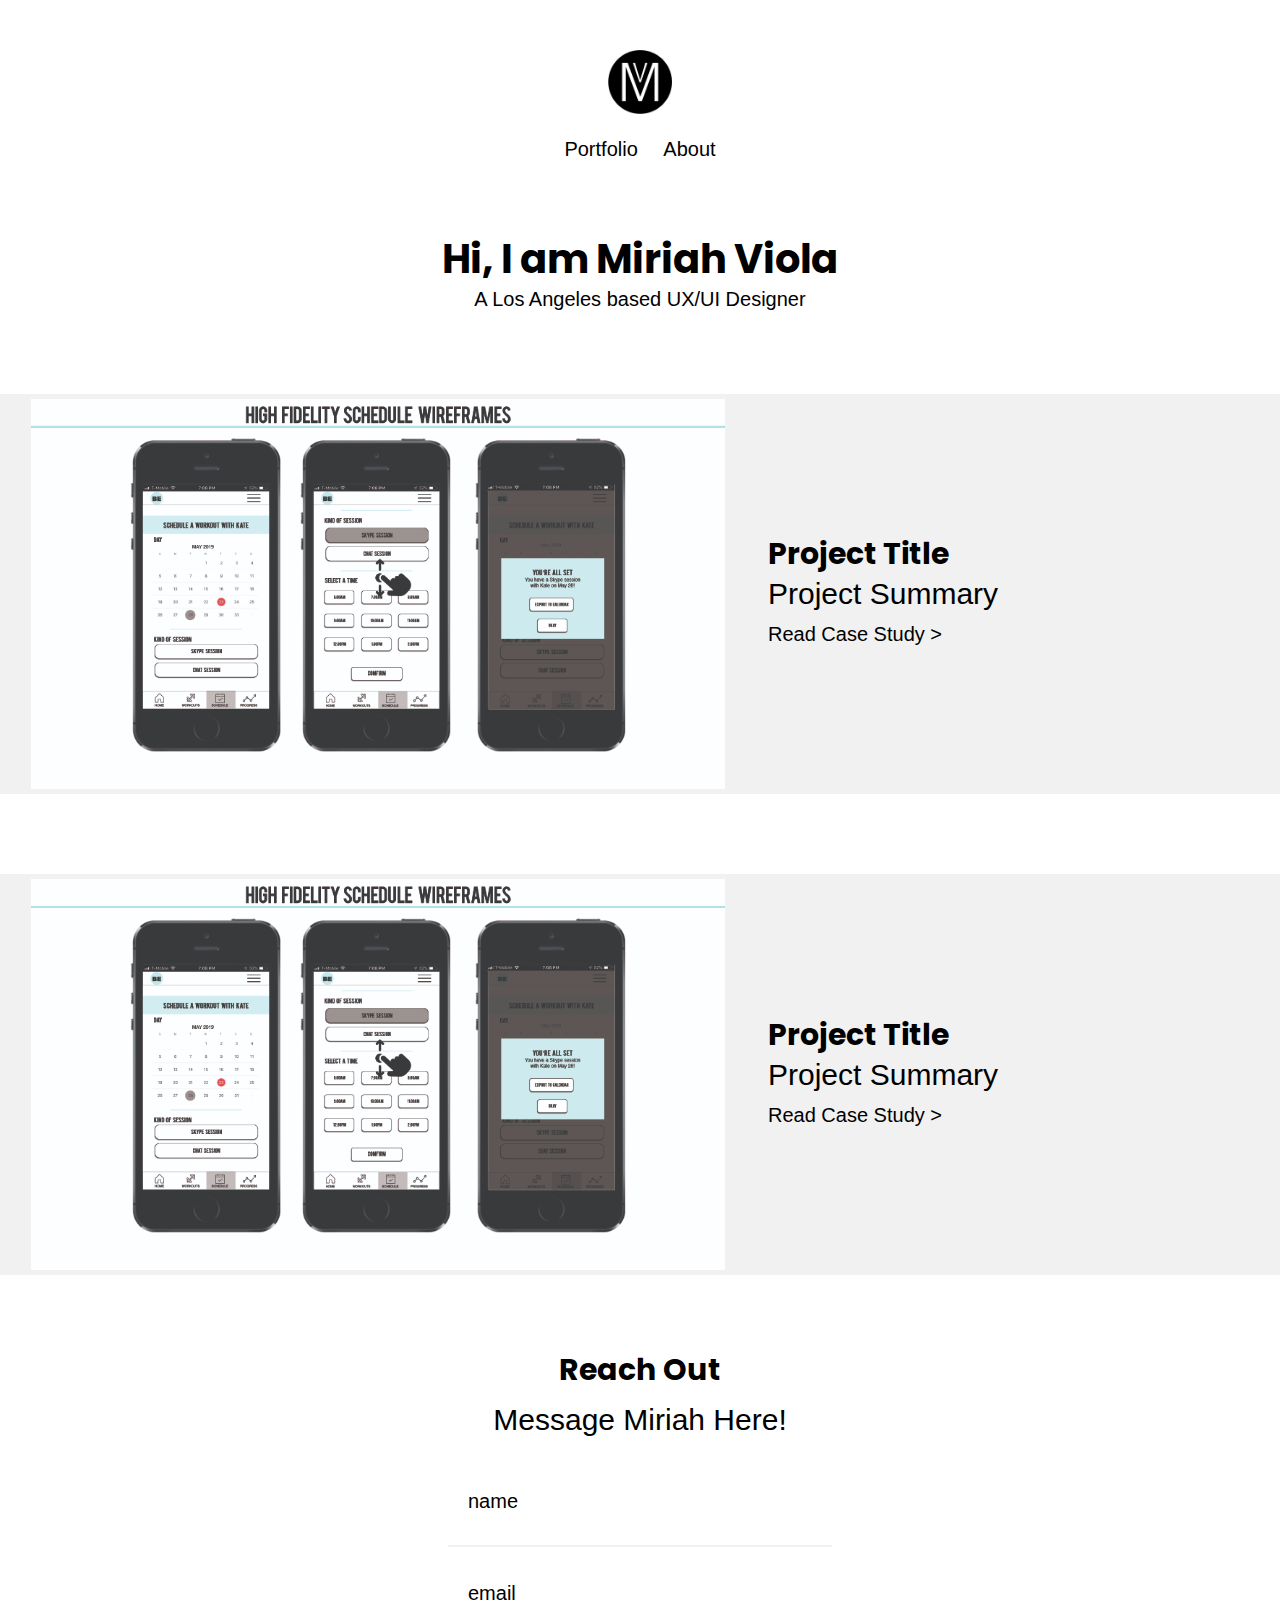
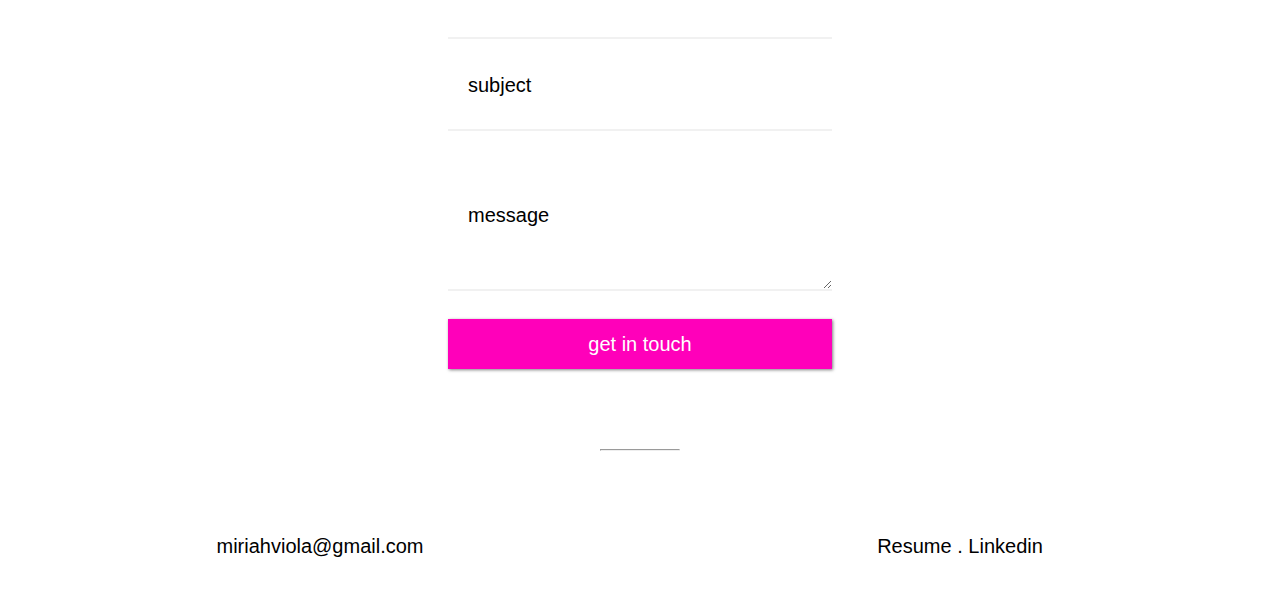
<file: unit_9/index.html>
<!DOCTYPE html>
<html>
<head>
	<title>Miriah Viola Portfolio</title>
	<link rel="stylesheet" type="text/css" href="css/style.css">
</head>
<body>
	<header>
			<img src="images/mvv_logo.jpg"
			alt="MVV logo" 
			title="MVV logo">
	<nav>
			<a href="https://www.miriahviola.com/">Portfolio</a>
			<a href="https://www.instagram.com/miriahv/">About</a>
	</nav>
	</header>
	

	<section id="page-title">
		<h1>Hi, I am Miriah Viola </h1>
		<p>A Los Angeles based UX/UI Designer</p>
	</section>

	<section>
		<article class="project-1 clearfix">
				<img src="images/HifiWires.jpg"
				alt="Be Active Project" 
				title="Be Active">
			<div class="project-text">
				<h2>Project Title</h2>
				<p class="p2">Project Summary</p>
				<a href="https://www.miriahviola.com/">Read Case Study &gt</a>
			</div>
		</article>

			<article class="project-2 clearfix">
				<img src="images/HifiWires.jpg"
				alt="Be Active Project" 
				title="Be Active">
			<div class="project-text2">
				<h2>Project Title</h2>
				<p class="p2">Project Summary</p>
				<a href="https://www.miriahviola.com/">Read Case Study &gt</a>
			</div>
		</article>

	<section id="contact-form">
		<h2>Reach Out</h2>
		<p class="p2">Message Miriah Here!</p>

		<form>
			<div>
				<input type="text" id="fname" required>
				<label for="fname">name</label>
			</div>
			<div>
				<input type="text" id="femail" required>
				<label for="femail">email</label>
			</div>
			<div>
				<input type="text" id="fsubject" required>
				<label for="fsubject">subject</label>
			</div>
			<div>
				<textarea id="fmessage"  required ></textarea>
				<label for="fmessage">message</label>
			</div>
				<input type="submit" value="get in touch">
		</form>
	</section>

	<hr>

	<footer>
		<div class="left-footer">
			<a href="mailto:miriahviola@gmail.com">miriahviola@gmail.com</a>
		</div>
		<div class="right-footer">
			<a href="https://www.miriahviola.com/">Resume  .</a>
			<a href="https://www.linkedin.com/feed/">Linkedin </a>
		</div>
	</footer>


</body>
</html>
</file>
<file: unit_1/css/style.css>
body {background-color: pink;}

h1, p {color: white;}
</file>
<file: unit_4/css/style.css>
h1 {
	font-family: poppins, sans-serif;
	font-weight: bold;
	font-size: 48px;
}

h2 {
	font-family: poppins, sans-serif;
	font font-weight: bold;
	font size:30px;
}
p {
	font-family: Avenir, sans-serif;
	font-weight: roman;
	font-size: 20px;
	line-height: 1.5em;
}

.p2 {
	font-family: Avenir, sans-serif;
	font-weight: roman;
	font-size: 20px;
	line-height: 1.5em;
}

a {
	font-family: Avenir, sans-serif;
	font-weight: roman;
	font-size: 20px;
}

input{
	font-family: Avenir, sans-serif;
	font-weight: roman;
	font-size: 20px;
}

label{
	font-family: Avenir, sans-serif;
	font-weight: roman;
	font-size: 20px;
}
</file>
<file: unit_5/css/style.css>
@import url(https://fonts.googleapis.com/css2?family=Poppins:wght@400;700&display=swap);

body {
	font-family: Avenir, sans-serif;
	font-weight: 400;
	font-size: 20px;
	line-height: 1.5em;
}

header {
	background-color: #FFED74;
	border: 1px solid black;
	padding: 20px;
}

nav {
	background-color: #E8C66A;
	border: 1px solid black;
	padding: 20px;
}

article {
	background-color: #E89C6C;
	border: 1px solid black;
	padding: 20px;
}

form {
	background-color: #FFC675;
	border: 1px solid black;
	padding: 20px;
}

footer {
	background-color: #FF957E;
	border: 1px solid black;
	padding: 20px;
}

.p2 {
	font-size: 30px;
}

h1,h2 {
	font-family: poppins, sans-serif;
	font-weight: 700;
}

h1 {
	font-size: 48px;
}

h2 {
	font size:30px;
}

image {
	size: 200px;
}
</file>
<file: unit_6/css/style.css>
@import url(https://fonts.googleapis.com/css2?family=Poppins:wght@400;700&display=swap);

* {
	padding: 0;
	margin: 0;
	box-sizing: border-box;
}

header {
	width: 20%
	padding: 40px;
}

header img {
  display: block;
  margin-left: auto;
  margin-right: auto;
  width: 10em;
}

nav {
	text-align: center;
	padding: 40px;
}

nav a {
	margin-right: 10px;
	margin-left: 10px;
}

h1{
	text-align: center;
}

h1 > p {
	text-align: center;
}

body {
	font-family: Avenir, sans-serif;
	font-weight: 400;
	font-size: 20px;
	line-height: 1.5em;
}

a {
	text-decoration: none;
	color: black;
	font-family: Avenir, sans-serif;
	font-size: 20px;
}

.project-1 {
	background-color: white;
	padding: 20px;
}

.project-1 > * {
	width: 50%;
	float: left; 
}

.project-2 > * {
	width: 50%;
	float: right;
}
 
article div {
	padding: 4em;
}

.clearfix:after {
	visibility: hidden;
	display: block;
	font-size: 0;
	content: "#";
	clear: both;
	height: 0;
}

.p2 {
	font-size: 30px;
}

h1,h2 {
	font-family: poppins, sans-serif;
	font-weight: 700;
}

h1 {
	font-size: 48px;
}

h2 {
	font size:30px;
}

img {
	width: 50%;
}

#contact-form {
	border: 2px solid;
	width: 600px;
	margin: auto;
}
</file>
<file: unit_8/css/style.css>
@import url(https://fonts.googleapis.com/css2?family=Poppins:wght@400;700&display=swap);

* {
	padding: 0;
	margin: 0;
	box-sizing: border-box;
}

header {
	width: 20%
	padding: 40px;
}

header img {
  display: block;
  margin-left: auto;
  margin-right: auto;
  width: 5%;
  padding-top: 50px;
}

nav {
	text-align: center;
	padding-top: 20px;
}

nav a {
	margin-right: 10px;
	margin-left: 10px;
}

#page-title{
	text-align: center; 
	padding-bottom: 80px;
	padding-top: 80px; 
}

h1 {
	padding-bottom: 10px;
}

body {
	font-family: Avenir, sans-serif;
	font-weight: 400;
	font-size: 20px;
	line-height: 1.5em;
}

a {
	text-decoration: none;
	color: black;
	font-family: Avenir, sans-serif;
	font-size: 20px;
}

a:hover {
  color: #ff00ba;
}

.project-1 img { 
	margin-left: 30px;
	width: 55%;
	border: 5px #f1f1f1 solid;
}

.project-2 img {
	margin-right: 30px;
	width: 55%;
	border: 5px #f1f1f1 solid;
}

.project-text {
	padding-left: 20px;
	text-align: left;
	width: 40%;
	line-height: 2em;
}

.project-text2 {
	padding-right: 20px;
	text-align: right;
	width: 40%;
	line-height: 2em;
}

.project-1 > * {
	float: left; 
}

.project-2 > * {
	float: right;
}
 
.project-2 {
	margin-top: 80px;
	margin-bottom: 80px;
	background-color: #f1f1f1;
}

.project-1 {
	background-color: #f1f1f1;
}
 
article div {
	padding: 4em;
}

.clearfix:after {
	visibility: hidden;
	display: block;
	font-size: 0;
	content: "";
	clear: both;
	height: 0;
}

.p2 {
	font-size: 1.5em;
}

h1,h2 {
	font-family: poppins, sans-serif;
	font-weight: 700;
}


h2 {
	font size:1.5em;
}

img {
	width: 50%;
}

#contact-form { 
	width: 30%;
	margin: auto;
	padding-bottom: 80px;
}

#contact-form h2 {
	text-align: center;
	padding-bottom: 20px;
}

#contact-form p {
	text-align: center;
	padding-bottom: 20px;
}

input, textarea {
		width: 100%;
	}

input {
	padding-top: 10px;
	padding-bottom: 10px;
}

textarea {
	height: 60px;
}

hr {
	margin: auto;
	width: 80px;
	color: grey;
}

footer {
	padding-top: 80px;
	padding-bottom: 80px;
	text-align: center;

}


.right-footer {
	float: right; 
	width: 50%;
	margin: auto;
}

.left-footer {
	float: left;
	display: inline-block;
	width: 50%;
	margin: auto;
}

<meta name="viewport" content="width=device-width, initial-scale=1.0">

@media only screen and (max-width: 1150px) {
	#contact-form { 
	width: 50%;
	margin: auto;
	padding-bottom: 80px;
}
	}

@media only screen and (max-width: 815px) {
	#contact-form { 
	width: 80%;
	margin: auto;
	padding-bottom: 100px;
	}

	.project-1 img { 
		margin: auto;
		width: 100%;
		border: 5px #f1f1f1 solid;
	}

	.project-2 img {
		margin: auto;
		width: 100%;
		border: 5px #f1f1f1 solid;
	}

	.project-text {
		margin: auto;
		padding-left: 0px;
		text-align: center;
		width: 100%;
		line-height: 2em;
	}

	.project-text2 {
		margin: auto;
		text-align: center;
		padding-right: 0px;
		width: 100%;
		line-height: 2em;
	}

	.project-1 > * {
		float: none; 
	}

	.project-2 > * {
		float: none;
	}
}

@media only screen and (max-width: 500px) {
	body {
	font-family: Avenir, sans-serif;
	font-weight: 400;
	font-size: 16px;
	line-height: 1.5em;
	}

	a {
	text-decoration: none;
	color: black;
	font-family: Avenir, sans-serif;
	font-size: 16px;
}

#page-title{
	text-align: center; 
	padding-bottom: 60px;
	padding-top: 60px; 
}

}
</file>
<file: unit_9/css/style.css>
@import url(https://fonts.googleapis.com/css2?family=Poppins:wght@400;700&display=swap);

* {
	padding: 0;
	margin: 0;
	box-sizing: border-box;
}

header {
	width: 20%
	padding: 40px;
}

header img {
  display: block;
  margin-left: auto;
  margin-right: auto;
  width: 5%;
  padding-top: 50px;
}

nav {
	text-align: center;
	padding-top: 20px;
}

nav a {
	margin-right: 10px;
	margin-left: 10px;
}

#page-title{
	text-align: center; 
	padding-bottom: 80px;
	padding-top: 80px; 
}

h1 {
	padding-bottom: 10px;
}

body {
	font-family: Avenir, sans-serif;
	font-weight: 400;
	font-size: 20px;
	line-height: 1.5em;
}

a {
	text-decoration: none;
	color: black;
	font-family: Avenir, sans-serif;
	font-size: 20px;
}

a:hover {
  color: #ff00ba;
}

 .project-1 img { 
	margin-left: 2%;
	width: 55%;
	border: 5px #f1f1f1 solid;
}

.project-text {
	line-height: 2em;
	position: absolute;
	margin-left: 60%;
	top: 50%;
	transform: translateY(-50%);
}

.project-1 {
	background-color: #f1f1f1;
	position: relative;
}

.project-1 > * {
	float: left; 
}

.project-2 img { 
	margin-left: 2%;
	width: 55%;
	border: 5px #f1f1f1 solid;
}

.project-text2 {
	line-height: 2em;
	position: absolute;
	margin-left: 60%;
	top: 50%;
	transform: translateY(-50%);
}

.project-2 {
	background-color: #f1f1f1;
	position: relative;
	margin-top: 80px;
	margin-bottom: 80px;
}

.project-2 > * {
	float: left; 
}


.clearfix:after {
	visibility: hidden;
	display: block;
	font-size: 0;
	content: "";
	clear: both;
	height: 0;
}

.p2 {
	font-size: 1.5em;
}

h1,h2 {
	font-family: poppins, sans-serif;
	font-weight: 700;
}


h2 {
	font-size:1.5em;
}

img {
	width: 50%;
}

#contact-form { 
	width: 30%;
	margin: auto;
	padding-bottom: 80px;
}

#contact-form h2 {
	text-align: center;
	padding-bottom: 20px;
}

#contact-form p {
	text-align: center;
	padding-bottom: 20px;
}

form div {
	position: relative;
}

label {
	position: absolute;
	top: 50%;
	left: 1em;
	transform: translateY(-50%);
	transition-duration: .5s:;
	cursor: text;
}

input, textarea {
		width: 100%;
		border: none;
		border-bottom: 2px solid #f1f1f1;
		padding-top: 10px;
		padding-bottom: 10px;
		padding: 2em 1em 1em;
		font: inherit;
		outline: none;
	}


input:focus + label, input:valid + label, textarea:focus + label, textarea:valid + label {
	top: 1em;
	font-size: .75em;
	color: #ff00ba; 
}

input[type="submit"] {
	padding: .5em 1em;
  	justify-content: center;
 	align-items: center;
	background: #ff00ba;
	border: none;
	-webkit-appearance: none;
	box-shadow: 1px 1px 3px rgba(0,0,0,.5);
	color: #fff;
	cursor: pointer;
	margin-top: 20px;
}

textarea {
	height: 8em;
}

hr {
	margin: auto;
	width: 80px;
	color: grey;
}

footer {
	padding-top: 80px;
	padding-bottom: 80px;
	text-align: center;

}


.right-footer {
	float: right; 
	width: 50%;
	margin: auto;
}

.left-footer {
	float: left;
	display: inline-block;
	width: 50%;
	margin: auto;
}

<meta name="viewport" content="width=device-width, initial-scale=1.0">


@media only screen and (max-width: 1150px) {
	#contact-form { 
	width: 50%;
	margin: auto;
	padding-bottom: 80px;
}
	}

@media only screen and (max-width: 890px) {
	#contact-form { 
	width: 80%;
	margin: auto;
	padding-bottom: 100px;
	}

	.project-1 img, .project-2 img{ 
		margin: auto;
		width: 100%;
		border: 5px #f1f1f1 solid;
	}

	.project-text, .project-text2 {
		margin: auto;
		padding: 2em;
		text-align: center;
		width: 100%;
		line-height: 2em;
		position: initial;
		transform: none;
	}

	.project-1 > * {
		float: none; 
	}

	.project-2 > * {
		float: none;
	}
}

@media only screen and (max-width: 500px) {
	body {
	font-family: Avenir, sans-serif;
	font-weight: 400;
	font-size: 16px;
	line-height: 1.5em;
	}

	a {
	text-decoration: none;
	color: black;
	font-family: Avenir, sans-serif;
	font-size: 16px;
}

#page-title{
	text-align: center; 
	padding-bottom: 60px;
	padding-top: 60px; 
}

}
</file>
